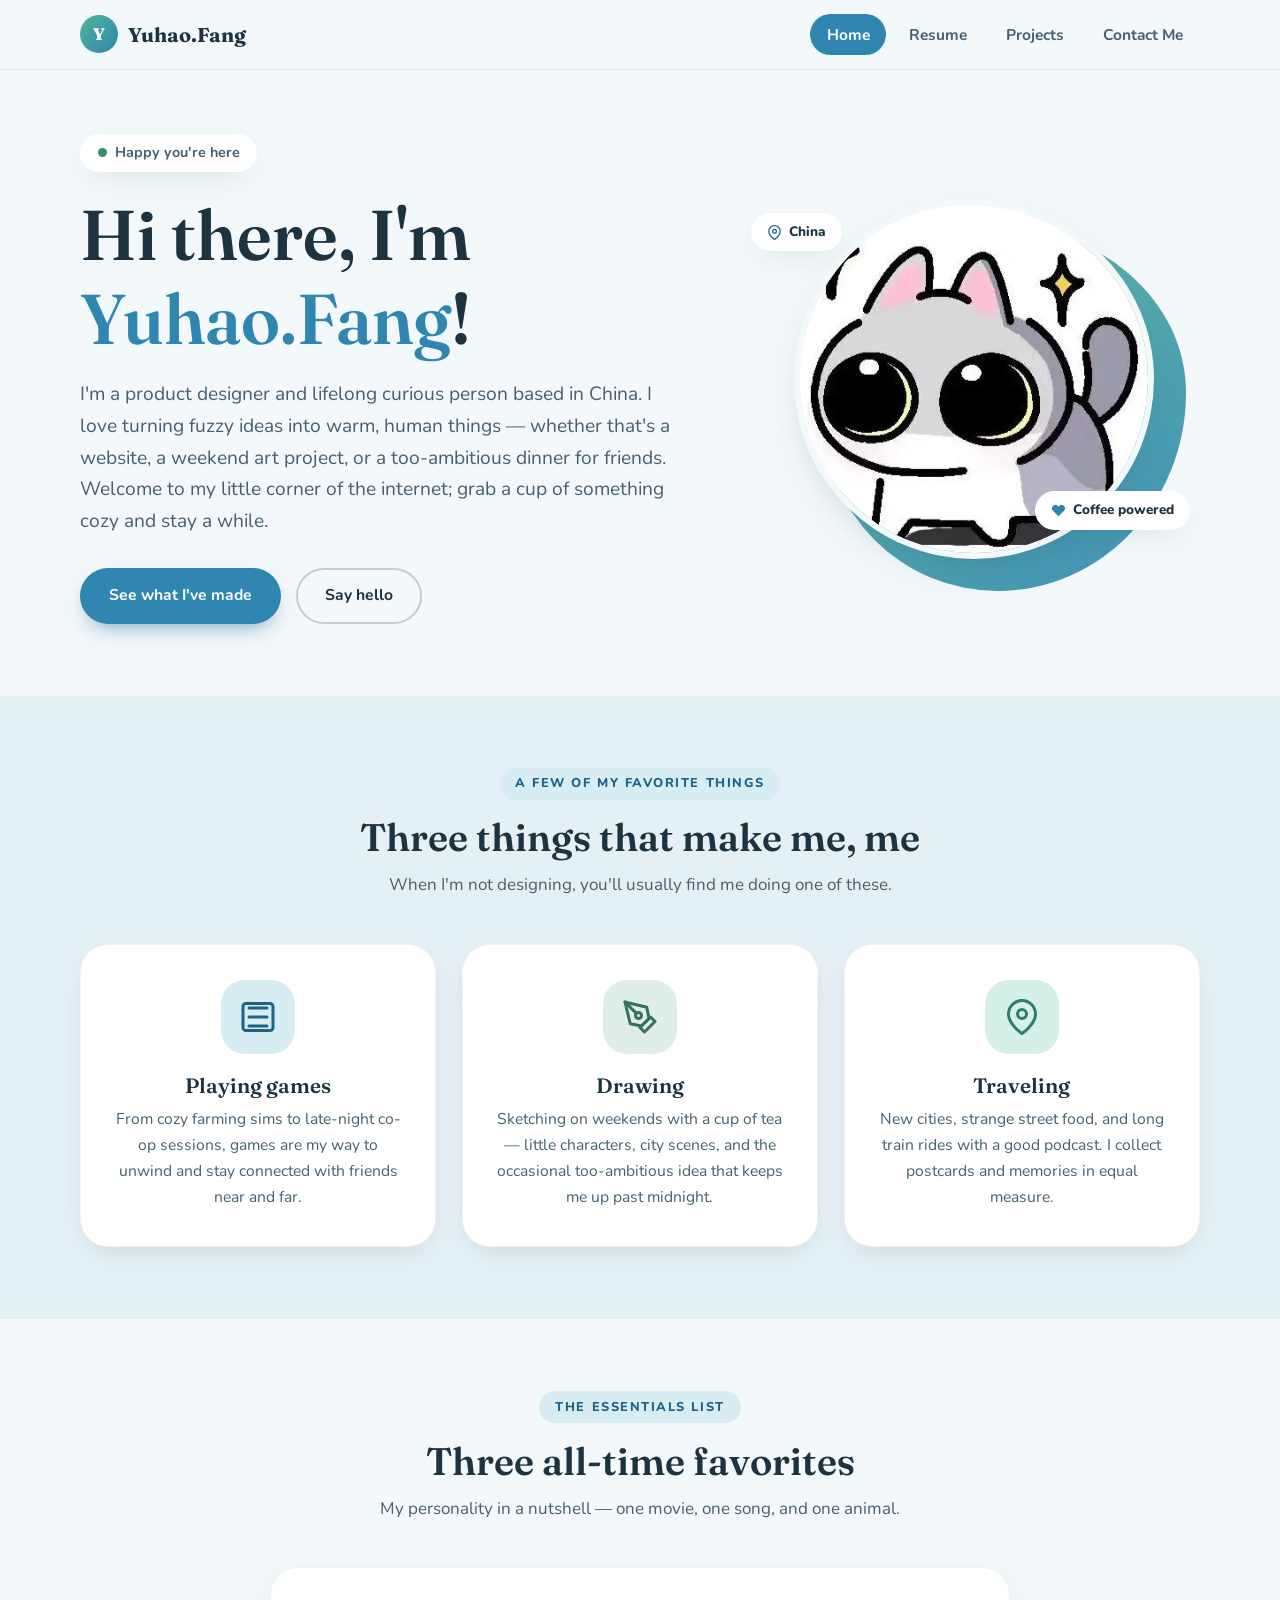
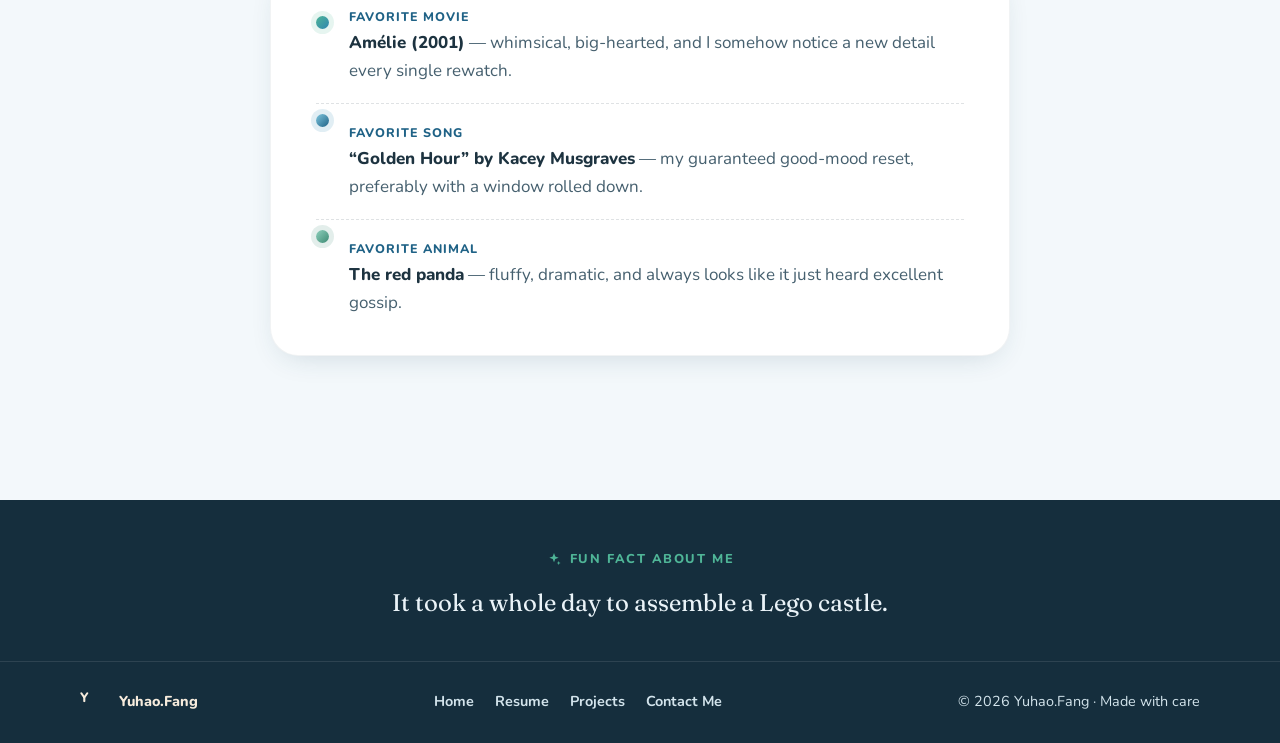
<file: index.html>
<!DOCTYPE html>
<html lang="en">
<head>
  <meta charset="UTF-8" />
  <meta name="viewport" content="width=device-width, initial-scale=1.0" />
  <title>Yuhao.Fang — Welcome to My Corner of the Web</title>
  <meta name="description" content="Hi, I'm Yuhao.Fang — a product designer based in China who loves turning fuzzy ideas into warm, human things. Welcome to my personal website!" />

  <!-- Friendly rounded fonts -->
  <link rel="preconnect" href="https://fonts.googleapis.com" />
  <link rel="preconnect" href="https://fonts.gstatic.com" crossorigin />
  <link href="https://fonts.googleapis.com/css2?family=Fraunces:opsz,wght@9..144,500;9..144,600;9..144,700&family=Nunito:wght@400;600;700;800&display=swap" rel="stylesheet" />

  <link rel="stylesheet" href="css/styles.css" />
</head>
<body>

  <!-- ============ Header / Navigation ============ -->
  <header class="site-header">
    <div class="container">
      <nav class="nav" aria-label="Main navigation">
        <a class="brand" href="index.html">
          <span class="brand-mark">Y</span>
          Yuhao.Fang
        </a>

        <button class="nav-toggle" aria-label="Toggle navigation menu" aria-expanded="false" aria-controls="nav-links">
          <span></span>
        </button>

        <div class="nav-links" id="nav-links">
          <a href="index.html" class="active">Home</a>
          <a href="resume.html">Resume</a>
          <a href="projects.html">Projects</a>
          <a href="contact.html">Contact Me</a>
        </div>
      </nav>
    </div>
  </header>

  <main>
    <!-- ============ Hero / Introduction ============ -->
    <section class="hero">
      <div class="container hero-grid">
        <div class="hero-text">
          <span class="hero-badge"><span class="dot"></span> Happy you're here</span>
          <!-- EDIT: your name and greeting -->
          <h1>Hi there, I'm <span class="accent">Yuhao.Fang</span>!</h1>
          <!-- EDIT: your short, friendly introduction -->
          <p class="lead">
            I'm a product designer and lifelong curious person based in China.
            I love turning fuzzy ideas into warm, human things — whether that's a website,
            a weekend art project, or a too-ambitious dinner for friends. Welcome to my
            little corner of the internet; grab a cup of something cozy and stay a while.
          </p>
          <div class="hero-actions">
            <a href="projects.html" class="btn btn-primary">See what I've made</a>
            <a href="contact.html" class="btn btn-ghost">Say hello</a>
          </div>
        </div>

        <!-- EDIT: replace with your own headshot -->
        <figure class="hero-photo">
          <img
            src="assets/profile-photo.webp"
            alt="Headshot of Yuhao.Fang"
            width="360" height="360"
          />
          <span class="photo-chip chip-1">
            <svg viewBox="0 0 24 24" width="15" height="15" fill="none" stroke="currentColor" stroke-width="2" stroke-linecap="round" stroke-linejoin="round" style="color:var(--terracotta-d)"><path d="M21 10c0 7-9 13-9 13s-9-6-9-13a9 9 0 0 1 18 0z"/><circle cx="12" cy="10" r="3"/></svg>
            China
          </span>
          <span class="photo-chip chip-2">
            <svg viewBox="0 0 24 24" width="15" height="15" fill="currentColor" style="color:var(--terracotta)"><path d="M20.84 4.61a5.5 5.5 0 0 0-7.78 0L12 5.67l-1.06-1.06a5.5 5.5 0 0 0-7.78 7.78l1.06 1.06L12 21.23l7.78-7.78 1.06-1.06a5.5 5.5 0 0 0 0-7.78z"/></svg>
            Coffee powered
          </span>
        </figure>
      </div>
    </section>

    <!-- ============ Three Things I Like ============ -->
    <section class="section bg-cream-deep">
      <div class="container">
        <div class="section-head reveal">
          <span class="eyebrow">A few of my favorite things</span>
          <h2>Three things that make me, me</h2>
          <p>When I'm not designing, you'll usually find me doing one of these.</p>
        </div>

        <div class="things-grid">
          <!-- Thing 1 -->
          <article class="thing-card reveal">
            <div class="thing-icon icon-peach">
              <svg viewBox="0 0 24 24" fill="none" stroke="currentColor" stroke-width="2" stroke-linecap="round" stroke-linejoin="round"><line x1="6" y1="12" x2="18" y2="12"/><line x1="6" y1="6" x2="18" y2="6"/><line x1="6" y1="18" x2="18" y2="18"/><rect x="2" y="3" width="20" height="18" rx="2"/></svg>
            </div>
            <!-- EDIT: thing #1 title and description -->
            <h3>Playing games</h3>
            <p>From cozy farming sims to late-night co-op sessions, games are my way to unwind and stay connected with friends near and far.</p>
          </article>

          <!-- Thing 2 -->
          <article class="thing-card reveal">
            <div class="thing-icon icon-sage">
              <svg viewBox="0 0 24 24" fill="none" stroke="currentColor" stroke-width="2" stroke-linecap="round" stroke-linejoin="round"><path d="M12 19l7-7 3 3-7 7-3-3z"/><path d="M18 13l-1.5-7.5L2 2l3.5 14.5L13 18l5-5z"/><path d="M2 2l7.586 7.586"/><circle cx="11" cy="11" r="2"/></svg>
            </div>
            <!-- EDIT: thing #2 title and description -->
            <h3>Drawing</h3>
            <p>Sketching on weekends with a cup of tea — little characters, city scenes, and the occasional too-ambitious idea that keeps me up past midnight.</p>
          </article>

          <!-- Thing 3 -->
          <article class="thing-card reveal">
            <div class="thing-icon icon-honey">
              <svg viewBox="0 0 24 24" fill="none" stroke="currentColor" stroke-width="2" stroke-linecap="round" stroke-linejoin="round"><path d="M21 10c0 7-9 13-9 13s-9-6-9-13a9 9 0 0 1 18 0z"/><circle cx="12" cy="10" r="3"/></svg>
            </div>
            <!-- EDIT: thing #3 title and description -->
            <h3>Traveling</h3>
            <p>New cities, strange street food, and long train rides with a good podcast. I collect postcards and memories in equal measure.</p>
          </article>
        </div>
      </div>
    </section>

    <!-- ============ Quick favorites ============ -->
    <section class="section">
      <div class="container">
        <div class="section-head reveal">
          <span class="eyebrow">The essentials list</span>
          <h2>Three all-time favorites</h2>
          <p>My personality in a nutshell — one movie, one song, and one animal.</p>
        </div>

        <div class="favorites-card reveal">
          <ul class="fav-list">
            <!-- EDIT: your favorite movie -->
            <li>
              <span class="fav-label">Favorite movie</span>
              <span class="fav-value"><strong>Am&eacute;lie (2001)</strong> — whimsical, big-hearted, and I somehow notice a new detail every single rewatch.</span>
            </li>
            <!-- EDIT: your favorite song -->
            <li>
              <span class="fav-label">Favorite song</span>
              <span class="fav-value"><strong>&ldquo;Golden Hour&rdquo; by Kacey Musgraves</strong> — my guaranteed good-mood reset, preferably with a window rolled down.</span>
            </li>
            <!-- EDIT: your favorite animal -->
            <li>
              <span class="fav-label">Favorite animal</span>
              <span class="fav-value"><strong>The red panda</strong> — fluffy, dramatic, and always looks like it just heard excellent gossip.</span>
            </li>
          </ul>
        </div>
      </div>
    </section>
  </main>

  <!-- ============ Footer with fun fact ============ -->
  <footer class="site-footer">
    <div class="footer-funfact">
      <span class="fun-label">
        <svg viewBox="0 0 24 24" width="16" height="16" fill="currentColor"><path d="M12 3l1.9 5.1L19 10l-5.1 1.9L12 17l-1.9-5.1L5 10l5.1-1.9L12 3z"/><path d="M19 15l.8 2.2L22 18l-2.2.8L19 21l-.8-2.2L16 18l2.2-.8L19 15z"/></svg>
        Fun fact about me
      </span>
      <!-- EDIT: your own fun fact -->
      <p>It took a whole day to assemble a Lego castle.</p>
    </div>
    <div class="container footer-bottom">
      <span class="footer-brand">
        <span class="brand-mark">Y</span>
        Yuhao.Fang
      </span>
      <nav class="footer-nav" aria-label="Footer navigation">
        <a href="index.html">Home</a>
        <a href="resume.html">Resume</a>
        <a href="projects.html">Projects</a>
        <a href="contact.html">Contact Me</a>
      </nav>
      <span>&copy; 2026 Yuhao.Fang · Made with care</span>
    </div>
  </footer>

  <script src="js/main.js"></script>
</body>
</html>
</file>
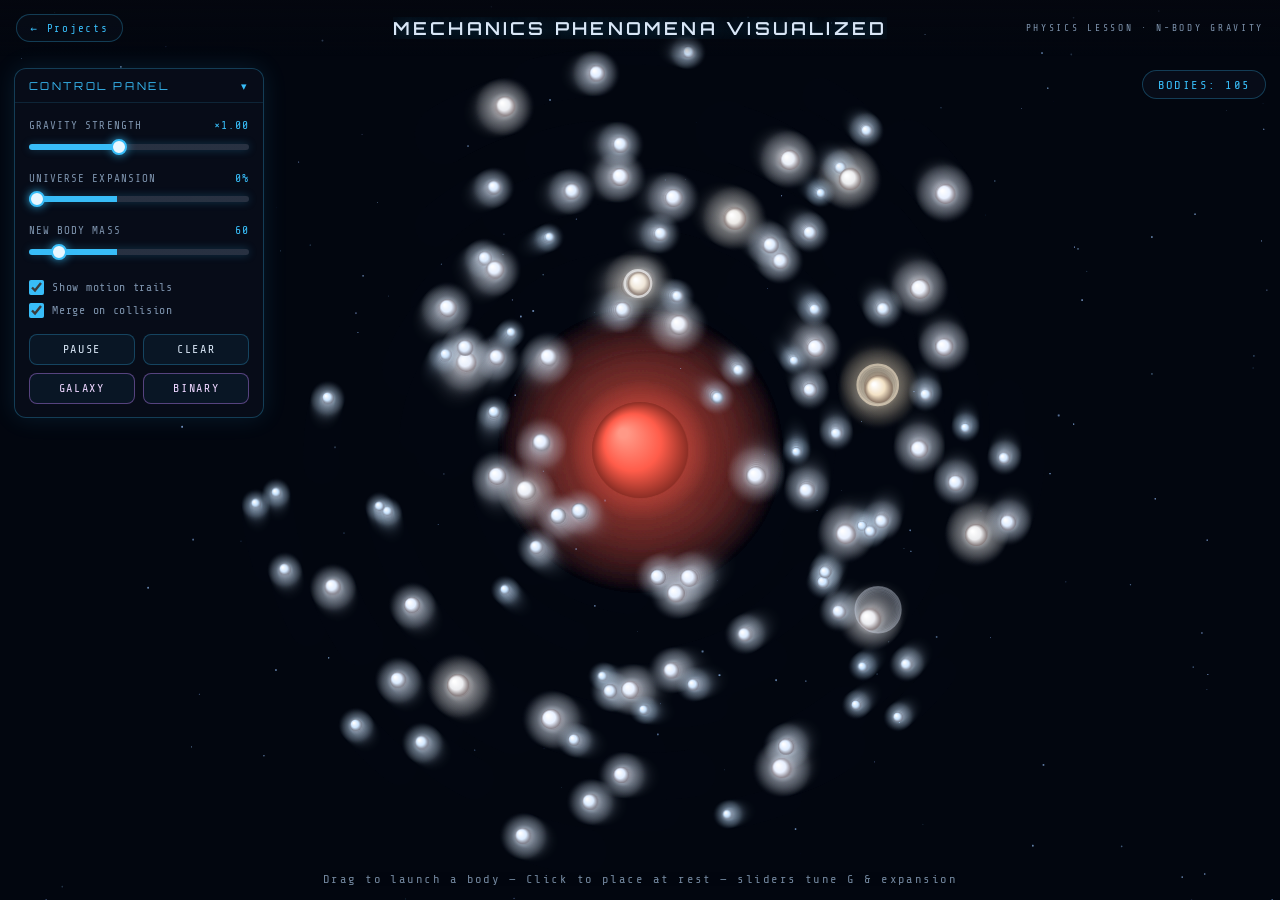
<file: physics-lab.html>
<!doctype html>
<html lang="en">
<head>
  <meta charset="UTF-8" />
  <meta name="viewport" content="width=device-width, initial-scale=1.0" />
  <title>Mechanics Phenomena Visualized — Yuhao.Fang</title>
  <meta name="description" content="An interactive n-body gravity sandbox for a physics lesson: glowing worlds attract, collide and merge. Drag to slingshot planets, tune gravity and cosmic expansion, generate galaxy or binary-star systems." />

  <link rel="preconnect" href="https://fonts.googleapis.com" />
  <link rel="preconnect" href="https://fonts.gstatic.com" crossorigin />
  <link href="https://fonts.googleapis.com/css2?family=Orbitron:wght@500;600;700&family=Share+Tech+Mono&display=swap" rel="stylesheet" />

  <style>
    :root {
      --bg: #04070f;
      --panel: rgba(9, 15, 28, 0.78);
      --line: rgba(56, 189, 248, 0.28);
      --line-soft: rgba(56, 189, 248, 0.14);
      --cyan: #38bdf8;
      --violet: #c084fc;
      --text: #d9e7f7;
      --dim: #7d93ad;
    }

    * { box-sizing: border-box; margin: 0; padding: 0; }

    html, body { height: 100%; }

    body {
      background: var(--bg);
      color: var(--text);
      font-family: "Share Tech Mono", ui-monospace, Consolas, monospace;
      overflow: hidden;
      -webkit-font-smoothing: antialiased;
    }

    #space {
      position: fixed;
      inset: 0;
      width: 100%;
      height: 100%;
      display: block;
      touch-action: none;
      cursor: crosshair;
    }

    /* ---------- Title bar ---------- */
    .titlebar {
      position: fixed;
      top: 0; left: 0; right: 0;
      height: 56px;
      z-index: 10;
      display: grid;
      grid-template-columns: 1fr auto 1fr;
      align-items: center;
      gap: 0.8rem;
      padding: 0 1rem;
      background: linear-gradient(180deg, rgba(4,7,15,0.92), rgba(4,7,15,0.55) 72%, transparent);
      pointer-events: none;
    }
    .titlebar > * { pointer-events: auto; }

    .titlebar h1 {
      font-family: "Orbitron", sans-serif;
      font-weight: 600;
      font-size: clamp(0.78rem, 2.6vw, 1.12rem);
      letter-spacing: 0.18em;
      text-transform: uppercase;
      color: var(--text);
      text-shadow: 0 0 18px rgba(56, 189, 248, 0.5);
      white-space: nowrap;
      overflow: hidden;
      text-overflow: ellipsis;
      max-width: 62vw;
      text-align: center;
    }

    .back {
      justify-self: start;
      display: inline-flex;
      align-items: center;
      gap: 0.4rem;
      font-size: 0.68rem;
      letter-spacing: 0.16em;
      color: var(--cyan);
      text-decoration: none;
      border: 1px solid var(--line);
      border-radius: 999px;
      padding: 0.42rem 0.85rem;
      background: rgba(9, 15, 28, 0.6);
      transition: box-shadow 0.15s ease, color 0.15s ease;
    }
    .back:hover { box-shadow: 0 0 14px rgba(56, 189, 248, 0.4); color: #bfe6ff; }

    .tb-right {
      justify-self: end;
      font-size: 0.6rem;
      letter-spacing: 0.28em;
      color: var(--dim);
      white-space: nowrap;
    }

    /* ---------- Control panel (top-left) ---------- */
    .panel {
      position: fixed;
      top: 68px;
      left: 14px;
      z-index: 9;
      width: 250px;
      background: var(--panel);
      border: 1px solid var(--line);
      border-radius: 12px;
      backdrop-filter: blur(8px);
      box-shadow: 0 0 24px rgba(56, 189, 248, 0.12);
      overflow: hidden;
    }
    .panel-head {
      display: flex;
      align-items: center;
      justify-content: space-between;
      padding: 0.6rem 0.85rem;
      cursor: pointer;
      user-select: none;
      font-family: "Orbitron", sans-serif;
      font-size: 0.68rem;
      letter-spacing: 0.24em;
      color: var(--cyan);
    }
    .panel-head .chev { transition: transform 0.2s ease; font-family: inherit; }
    .panel.collapsed .panel-body { display: none; }
    .panel.collapsed .chev { transform: rotate(-90deg); }

    .panel-body {
      padding: 0.3rem 0.85rem 0.85rem;
      border-top: 1px solid var(--line-soft);
      max-height: min(66vh, 540px);
      overflow: auto;
    }

    .ctl { margin-top: 0.7rem; }
    .ctl label {
      display: flex;
      justify-content: space-between;
      align-items: baseline;
      font-size: 0.68rem;
      letter-spacing: 0.1em;
      color: var(--dim);
      margin-bottom: 0.28rem;
    }
    .ctl output { color: var(--cyan); font-size: 0.72rem; }

    input[type="range"] {
      -webkit-appearance: none;
      appearance: none;
      width: 100%;
      height: 20px;
      background: transparent;
      cursor: pointer;
      --fill: 40%;
    }
    input[type="range"]::-webkit-slider-runnable-track {
      height: 6px;
      border-radius: 999px;
      background: linear-gradient(90deg,
        var(--cyan) 0%, var(--cyan) var(--fill),
        rgba(125, 147, 173, 0.28) var(--fill), rgba(125, 147, 173, 0.28) 100%);
      box-shadow: 0 0 8px rgba(56, 189, 248, 0.25);
    }
    input[type="range"]::-webkit-slider-thumb {
      -webkit-appearance: none;
      width: 16px;
      height: 16px;
      margin-top: -5px;
      border-radius: 50%;
      background: #e8f6ff;
      border: 2px solid var(--cyan);
      box-shadow: 0 0 10px rgba(56, 189, 248, 0.8);
    }
    input[type="range"]::-moz-range-track {
      height: 6px;
      border-radius: 999px;
      background: rgba(125, 147, 173, 0.28);
    }
    input[type="range"]::-moz-range-progress {
      height: 6px;
      border-radius: 999px;
      background: var(--cyan);
    }
    input[type="range"]::-moz-range-thumb {
      width: 14px;
      height: 14px;
      border-radius: 50%;
      background: #e8f6ff;
      border: 2px solid var(--cyan);
      box-shadow: 0 0 10px rgba(56, 189, 248, 0.8);
    }

    .toggles { display: flex; flex-direction: column; gap: 0.5rem; margin-top: 0.9rem; }
    .switch {
      display: flex;
      align-items: center;
      gap: 0.55rem;
      font-size: 0.72rem;
      letter-spacing: 0.06em;
      color: var(--dim);
      cursor: pointer;
    }
    .switch input { accent-color: var(--cyan); width: 15px; height: 15px; cursor: pointer; }

    .btns {
      display: grid;
      grid-template-columns: 1fr 1fr;
      gap: 0.5rem;
      margin-top: 0.95rem;
    }
    .btn {
      font-family: "Share Tech Mono", monospace;
      font-size: 0.74rem;
      letter-spacing: 0.14em;
      padding: 0.5rem 0.4rem;
      background: rgba(56, 189, 248, 0.06);
      border: 1px solid var(--line);
      border-radius: 8px;
      color: var(--text);
      cursor: pointer;
      transition: background 0.15s ease, box-shadow 0.15s ease;
    }
    .btn:hover { background: rgba(56, 189, 248, 0.16); box-shadow: 0 0 12px rgba(56, 189, 248, 0.35); }
    .btn.scene { border-color: rgba(192, 132, 252, 0.42); color: #ecd5ff; }
    .btn.scene:hover { background: rgba(192, 132, 252, 0.12); box-shadow: 0 0 12px rgba(192, 132, 252, 0.35); }
    .btn.on { background: var(--cyan); border-color: var(--cyan); color: #03121f; }

    /* ---------- HUD overlays ---------- */
    .hud {
      position: fixed;
      z-index: 8;
      pointer-events: none;
      font-size: 0.76rem;
      letter-spacing: 0.12em;
    }
    .count {
      top: 70px;
      right: 14px;
      background: var(--panel);
      border: 1px solid var(--line);
      border-radius: 999px;
      padding: 0.42rem 0.9rem;
      color: var(--cyan);
      backdrop-filter: blur(8px);
    }
    .hint {
      bottom: 14px;
      left: 50%;
      transform: translateX(-50%);
      color: rgba(125, 147, 173, 0.9);
      text-shadow: 0 0 10px rgba(0, 0, 0, 0.9);
      white-space: nowrap;
      max-width: 94vw;
      overflow: hidden;
      text-overflow: ellipsis;
    }

    @media (max-width: 640px) {
      .panel { width: calc(100vw - 28px); }
      .tb-right { display: none; }
      .hint { font-size: 0.62rem; }
      .count { top: 64px; }
    }
  </style>
</head>
<body>

  <canvas id="space"></canvas>

  <header class="titlebar">
    <a class="back" href="projects.html">&#8592; Projects</a>
    <h1>Mechanics Phenomena Visualized</h1>
    <span class="tb-right">PHYSICS LESSON &middot; N-BODY GRAVITY</span>
  </header>

  <section class="panel" id="panel">
    <div class="panel-head" id="panel-head">
      <span>CONTROL PANEL</span>
      <span class="chev">&#9662;</span>
    </div>
    <div class="panel-body">
      <div class="ctl">
        <label>GRAVITY STRENGTH <output id="g-out">&times;1.00</output></label>
        <input type="range" id="g" min="0" max="250" value="100" />
      </div>
      <div class="ctl">
        <label>UNIVERSE EXPANSION <output id="e-out">0%</output></label>
        <input type="range" id="e" min="0" max="100" value="0" />
      </div>
      <div class="ctl">
        <label>NEW BODY MASS <output id="m-out">60</output></label>
        <input type="range" id="m" min="5" max="500" value="60" />
      </div>
      <div class="toggles">
        <label class="switch"><input type="checkbox" id="trails" checked /> Show motion trails</label>
        <label class="switch"><input type="checkbox" id="merge" checked /> Merge on collision</label>
      </div>
      <div class="btns">
        <button class="btn" id="pause" type="button">PAUSE</button>
        <button class="btn" id="clear" type="button">CLEAR</button>
        <button class="btn scene" id="galaxy" type="button">GALAXY</button>
        <button class="btn scene" id="binary" type="button">BINARY</button>
      </div>
    </div>
  </section>

  <div class="hud count" id="count">BODIES: 0</div>
  <div class="hud hint">Drag to launch a body &mdash; Click to place at rest &mdash; sliders tune G &amp; expansion</div>

  <script>
    (function () {
      'use strict';

      var canvas = document.getElementById('space');
      var ctx = canvas.getContext('2d');
      var countEl = document.getElementById('count');

      var W = 0, H = 0, DPR = 1;
      var G_BASE = 0.06;     // base gravitational constant
      var SOFT = 400;        // softening (px^2) to tame close encounters
      var VMAX = 18;         // speed cap (px/step)
      var CAP = 600;         // max bodies

      var bodies = [];
      var flashes = [];
      var stars = [];
      var paused = false;
      var showTrails = true;
      var mergeOn = true;
      var gravityMul = 1;
      var expansionRate = 0; // fraction per frame
      var newMass = 60;
      var lastCount = -1;

      /* ---------- sizing ---------- */
      function resize() {
        DPR = Math.min(window.devicePixelRatio || 1, 2);
        W = window.innerWidth;
        H = window.innerHeight;
        canvas.width = Math.round(W * DPR);
        canvas.height = Math.round(H * DPR);
        ctx.setTransform(DPR, 0, 0, DPR, 0, 0);
        ctx.fillStyle = '#04070f';
        ctx.fillRect(0, 0, W, H);
      }
      window.addEventListener('resize', resize);
      resize();

      for (var s = 0; s < 150; s++) {
        stars.push({
          x: Math.random(), y: Math.random(),
          r: Math.random() * 1.4 + 0.4,
          a: 0.06 + Math.random() * 0.3
        });
      }

      /* ---------- body model ---------- */
      function radius(m) { return 2.4 * Math.cbrt(m); }

      /* light mass -> bluish-white, heavy mass -> reddish (star-like stops) */
      var STOPS = [
        [0.00, 191, 224, 255],
        [0.35, 232, 240, 255],
        [0.70, 255, 205, 120],
        [1.00, 255, 92, 74]
      ];
      function colorOf(m) {
        var t = Math.log(m / 5) / Math.log(1000);
        t = Math.max(0, Math.min(1, t));
        var i = 0;
        while (i < STOPS.length - 2 && t > STOPS[i + 1][0]) i++;
        var a = STOPS[i], b = STOPS[i + 1];
        var k = (t - a[0]) / (b[0] - a[0]);
        return [
          Math.round(a[1] + (b[1] - a[1]) * k),
          Math.round(a[2] + (b[2] - a[2]) * k),
          Math.round(a[3] + (b[3] - a[3]) * k)
        ];
      }
      function colStr(c, a) {
        return 'rgba(' + c[0] + ',' + c[1] + ',' + c[2] + ',' + a + ')';
      }

      function makeBody(x, y, vx, vy, m) {
        return { x: x, y: y, vx: vx, vy: vy, m: m, r: radius(m), col: colorOf(m), sprite: null, sprKey: '' };
      }

      /* cached glow sprite per body (redrawn when mass changes via merge) */
      function bodySprite(b) {
        var key = Math.round(b.r) + '_' + b.col.join(',');
        if (b.sprite && b.sprKey === key) return b.sprite;
        var R = Math.max(2, Math.ceil(b.r));
        var half = R * 3;
        var q = DPR;
        var c = document.createElement('canvas');
        c.width = c.height = Math.ceil(half * 2 * q);
        var g = c.getContext('2d');
        g.scale(q, q);
        var cx = half, cy = half;
        var glow = g.createRadialGradient(cx, cy, R * 0.2, cx, cy, half);
        glow.addColorStop(0, colStr(b.col, 0.55));
        glow.addColorStop(0.45, colStr(b.col, 0.16));
        glow.addColorStop(1, colStr(b.col, 0));
        g.fillStyle = glow;
        g.fillRect(0, 0, half * 2, half * 2);
        var core = g.createRadialGradient(cx - R * 0.35, cy - R * 0.35, R * 0.1, cx, cy, R);
        core.addColorStop(0, colStr([Math.min(255, b.col[0] + 60), Math.min(255, b.col[1] + 60), Math.min(255, b.col[2] + 60)], 1));
        core.addColorStop(0.55, colStr(b.col, 1));
        core.addColorStop(1, colStr([Math.round(b.col[0] * 0.55), Math.round(b.col[1] * 0.5), Math.round(b.col[2] * 0.5)], 1));
        g.fillStyle = core;
        g.beginPath();
        g.arc(cx, cy, R, 0, 6.2832);
        g.fill();
        b.sprite = c;
        b.sprKey = key;
        return c;
      }

      /* ---------- physics ---------- */
      function physics(dt) {
        var n = bodies.length, i, j, a, b, dx, dy, d2, d, f;
        var ax = new Array(n), ay = new Array(n);
        for (i = 0; i < n; i++) { ax[i] = 0; ay[i] = 0; }
        var G = G_BASE * gravityMul;

        for (i = 0; i < n; i++) {
          a = bodies[i];
          for (j = i + 1; j < n; j++) {
            b = bodies[j];
            dx = b.x - a.x; dy = b.y - a.y;
            d2 = dx * dx + dy * dy + SOFT;
            d = Math.sqrt(d2);
            f = G / (d2 * d);
            ax[i] += f * b.m * dx; ay[i] += f * b.m * dy;
            ax[j] -= f * a.m * dx; ay[j] -= f * a.m * dy;
          }
        }

        var sp2, k;
        for (i = 0; i < n; i++) {
          a = bodies[i];
          a.vx += ax[i] * dt; a.vy += ay[i] * dt;
          sp2 = a.vx * a.vx + a.vy * a.vy;
          if (sp2 > VMAX * VMAX) { k = VMAX / Math.sqrt(sp2); a.vx *= k; a.vy *= k; }
          a.x += a.vx * dt; a.y += a.vy * dt;
        }

        if (mergeOn) {
          var big, small, M;
          for (i = 0; i < bodies.length; i++) {
            a = bodies[i];
            if (a.dead) continue;
            for (j = i + 1; j < bodies.length; j++) {
              b = bodies[j];
              if (b.dead) continue;
              dx = b.x - a.x; dy = b.y - a.y;
              var rr = (a.r + b.r) * 0.85;
              if (dx * dx + dy * dy < rr * rr) {
                M = a.m + b.m;
                big = a.m >= b.m ? a : b;
                small = big === a ? b : a;
                flashes.push({
                  x: (a.x * a.m + b.x * b.m) / M,
                  y: (a.y * a.m + b.y * b.m) / M,
                  r: big.r, col: big.col, life: 1
                });
                big.vx = (a.vx * a.m + b.vx * b.m) / M;
                big.vy = (a.vy * a.m + b.vy * b.m) / M;
                big.x = (a.x * a.m + b.x * b.m) / M;
                big.y = (a.y * a.m + b.y * b.m) / M;
                big.m = M;
                big.r = radius(M);
                big.col = colorOf(M);
                big.sprite = null;
                small.dead = true;
              }
            }
          }
          for (i = bodies.length - 1; i >= 0; i--) {
            if (bodies[i].dead) bodies.splice(i, 1);
          }
        }

        for (i = bodies.length - 1; i >= 0; i--) {
          a = bodies[i];
          if (a.x < -1500 || a.x > W + 1500 || a.y < -1500 || a.y > H + 1500) bodies.splice(i, 1);
        }
      }

      function applyExpansion() {
        if (expansionRate <= 0) return;
        var cx = W / 2, cy = H / 2, s = 1 + expansionRate;
        for (var i = 0; i < bodies.length; i++) {
          var b = bodies[i];
          b.x = cx + (b.x - cx) * s;
          b.y = cy + (b.y - cy) * s;
        }
      }

      /* ---------- rendering ---------- */
      function render() {
        ctx.fillStyle = (showTrails && !paused) ? 'rgba(4,7,15,0.22)' : '#04070f';
        ctx.fillRect(0, 0, W, H);

        ctx.fillStyle = '#9fc6ff';
        for (var i = 0; i < stars.length; i++) {
          var st = stars[i];
          ctx.globalAlpha = st.a;
          ctx.fillRect(st.x * W, st.y * H, st.r, st.r);
        }
        ctx.globalAlpha = 1;

        for (i = 0; i < bodies.length; i++) {
          var b = bodies[i];
          var spr = bodySprite(b);
          var half = spr.width / (2 * DPR);
          ctx.drawImage(spr, b.x - half, b.y - half, half * 2, half * 2);
        }

        for (i = flashes.length - 1; i >= 0; i--) {
          var f = flashes[i];
          f.life -= 0.05;
          if (f.life <= 0) { flashes.splice(i, 1); continue; }
          var rr = f.r * (1 + (1 - f.life) * 3);
          ctx.strokeStyle = colStr(f.col, f.life * 0.8);
          ctx.lineWidth = 0.5 + 2 * f.life;
          ctx.beginPath();
          ctx.arc(f.x, f.y, rr, 0, 6.2832);
          ctx.stroke();
        }

        drawDrag();
      }

      /* ---------- slingshot drag ---------- */
      var drag = null;

      canvas.addEventListener('pointerdown', function (e) {
        drag = { x0: e.clientX, y0: e.clientY, x1: e.clientX, y1: e.clientY };
        try { canvas.setPointerCapture(e.pointerId); } catch (err) {}
      });
      canvas.addEventListener('pointermove', function (e) {
        if (drag) { drag.x1 = e.clientX; drag.y1 = e.clientY; }
      });
      canvas.addEventListener('pointerup', function (e) {
        if (!drag) return;
        drag.x1 = e.clientX; drag.y1 = e.clientY;
        var dx = drag.x0 - drag.x1, dy = drag.y0 - drag.y1;
        var d = Math.sqrt(dx * dx + dy * dy);
        if (d < 6) {
          spawn(drag.x0, drag.y0, 0, 0);            /* click = place at rest */
        } else {
          var K = 0.085, vx = dx * K, vy = dy * K;  /* slingshot: flies opposite the pull */
          var sp = Math.sqrt(vx * vx + vy * vy);
          if (sp > 16) { vx *= 16 / sp; vy *= 16 / sp; }
          spawn(drag.x0, drag.y0, vx, vy);
        }
        drag = null;
      });
      canvas.addEventListener('pointercancel', function () { drag = null; });

      function spawn(x, y, vx, vy) {
        if (bodies.length >= CAP) bodies.shift();
        bodies.push(makeBody(x, y, vx, vy, newMass));
        updateCount();
      }

      function drawDrag() {
        if (!drag) return;
        var r = radius(newMass);
        ctx.save();
        ctx.setLineDash([5, 6]);
        ctx.strokeStyle = 'rgba(56,189,248,0.45)';
        ctx.lineWidth = 1.5;
        ctx.beginPath();
        ctx.moveTo(drag.x0, drag.y0);
        ctx.lineTo(drag.x1, drag.y1);
        ctx.stroke();
        ctx.setLineDash([]);
        ctx.strokeStyle = 'rgba(217,231,247,0.85)';
        ctx.beginPath();
        ctx.arc(drag.x0, drag.y0, r, 0, 6.2832);
        ctx.stroke();

        var dx = drag.x0 - drag.x1, dy = drag.y0 - drag.y1;
        var d = Math.sqrt(dx * dx + dy * dy);
        if (d > 6) {
          var ux = dx / d, uy = dy / d, L = Math.min(d, 140);
          var ex = drag.x0 + ux * L, ey = drag.y0 + uy * L;
          var ang = Math.atan2(uy, ux);
          ctx.strokeStyle = 'rgba(56,189,248,0.9)';
          ctx.lineWidth = 2;
          ctx.beginPath();
          ctx.moveTo(drag.x0 + ux * r, drag.y0 + uy * r);
          ctx.lineTo(ex, ey);
          ctx.moveTo(ex, ey);
          ctx.lineTo(ex - 10 * Math.cos(ang - 0.4), ey - 10 * Math.sin(ang - 0.4));
          ctx.moveTo(ex, ey);
          ctx.lineTo(ex - 10 * Math.cos(ang + 0.4), ey - 10 * Math.sin(ang + 0.4));
          ctx.stroke();
        }
        ctx.restore();
      }

      /* ---------- scenes ---------- */
      function clearAll() {
        bodies.length = 0;
        flashes.length = 0;
        drag = null;
        ctx.fillStyle = '#04070f';
        ctx.fillRect(0, 0, W, H);
        updateCount();
      }

      function galaxy() {
        clearAll();
        var M = 8000, cx = W / 2, cy = H / 2;
        bodies.push(makeBody(cx, cy, 0, 0, M));
        var n = 110, Rmax = Math.min(W, H) * 0.46;
        for (var i = 0; i < n; i++) {
          var ang = Math.random() * 6.2832;
          var rad = 70 + Math.pow(Math.random(), 0.7) * (Rmax - 70);
          var m = 6 + Math.random() * Math.random() * 90;
          var v = Math.sqrt(G_BASE * gravityMul * M / rad) * (0.92 + Math.random() * 0.16);
          bodies.push(makeBody(
            cx + Math.cos(ang) * rad, cy + Math.sin(ang) * rad,
            -Math.sin(ang) * v, Math.cos(ang) * v, m
          ));
        }
      }

      function binary() {
        clearAll();
        var m = 4500, d = Math.min(W, H) * 0.28, cx = W / 2, cy = H / 2;
        var v = Math.sqrt(G_BASE * gravityMul * m / (2 * d));
        bodies.push(makeBody(cx - d / 2, cy, 0, -v, m));
        bodies.push(makeBody(cx + d / 2, cy, 0, v, m));
        var n = 70, inner = d * 1.15, Rmax = Math.min(W, H) * 0.5;
        for (var i = 0; i < n; i++) {
          var ang = Math.random() * 6.2832;
          var rad = inner + Math.random() * (Rmax - inner);
          var mm = 4 + Math.random() * 22;
          var vv = Math.sqrt(G_BASE * gravityMul * 2 * m / rad) * (0.95 + Math.random() * 0.1);
          bodies.push(makeBody(
            cx + Math.cos(ang) * rad, cy + Math.sin(ang) * rad,
            -Math.sin(ang) * vv, Math.cos(ang) * vv, mm
          ));
        }
      }

      /* ---------- panel wiring ---------- */
      var panel = document.getElementById('panel');
      document.getElementById('panel-head').addEventListener('click', function () {
        panel.classList.toggle('collapsed');
      });
      if (window.innerWidth < 640) panel.classList.add('collapsed');

      var gIn = document.getElementById('g'), gOut = document.getElementById('g-out');
      var eIn = document.getElementById('e'), eOut = document.getElementById('e-out');
      var mIn = document.getElementById('m'), mOut = document.getElementById('m-out');

      gIn.addEventListener('input', function () {
        gravityMul = gIn.value / 100;
        gOut.textContent = '\u00d7' + gravityMul.toFixed(2);
      });
      eIn.addEventListener('input', function () {
        expansionRate = eIn.value * 0.00006;
        eOut.textContent = eIn.value + '%';
      });
      mIn.addEventListener('input', function () {
        newMass = +mIn.value;
        mOut.textContent = mIn.value;
      });

      document.getElementById('trails').addEventListener('change', function () {
        showTrails = this.checked;
      });
      document.getElementById('merge').addEventListener('change', function () {
        mergeOn = this.checked;
      });

      var pauseBtn = document.getElementById('pause');
      function setPaused(p) {
        paused = p;
        pauseBtn.textContent = paused ? 'RESUME' : 'PAUSE';
        pauseBtn.classList.toggle('on', paused);
      }
      pauseBtn.addEventListener('click', function () { setPaused(!paused); });
      document.getElementById('clear').addEventListener('click', clearAll);
      document.getElementById('galaxy').addEventListener('click', function () { setPaused(false); galaxy(); });
      document.getElementById('binary').addEventListener('click', function () { setPaused(false); binary(); });

      /* ---------- main loop (Galaxy auto-start) ---------- */
      function updateCount() {
        if (bodies.length !== lastCount) {
          lastCount = bodies.length;
          countEl.textContent = 'BODIES: ' + lastCount;
        }
      }

      function tick() {
        lastTick = Date.now();
        if (!paused) {
          physics(1);
          applyExpansion();
        }
        render();
        updateCount();
      }

      /* rAF drives the animation; a watchdog keeps physics + rendering alive
         when rAF is frozen (hidden tab / some automated contexts). */
      var lastTick = Date.now();
      (function rafLoop() {
        requestAnimationFrame(function () { tick(); rafLoop(); });
      })();
      setInterval(function () {
        if (Date.now() - lastTick > 250) tick();
      }, 32);

      galaxy();
      updateCount();
    })();
  </script>
</body>
</html>
</file>
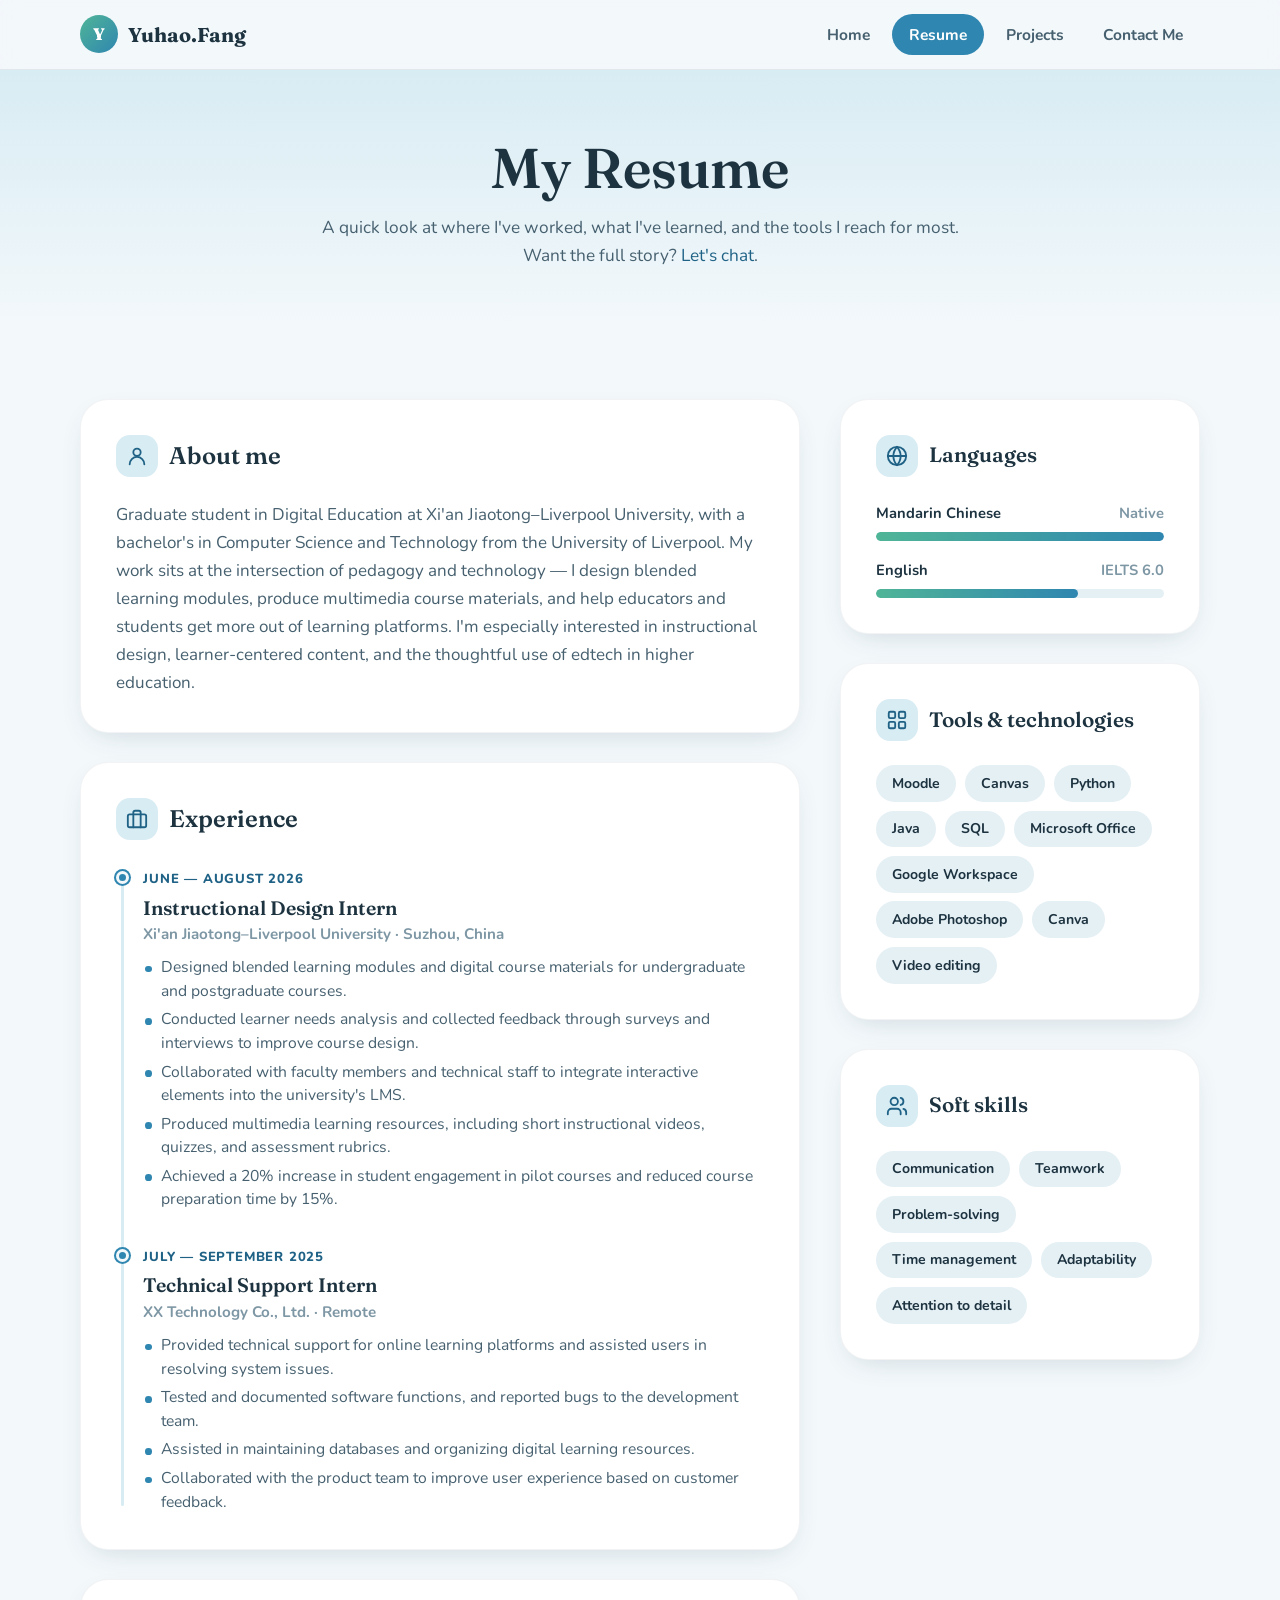
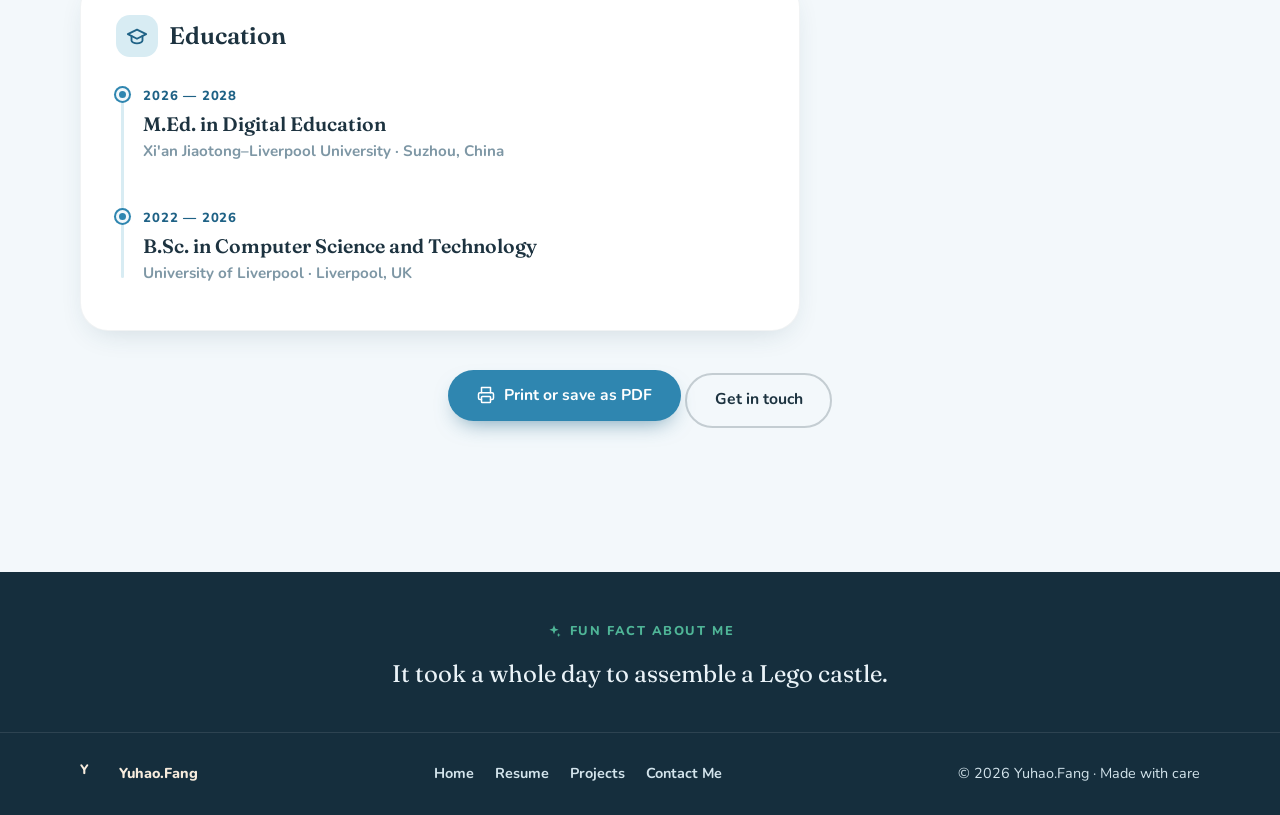
<file: resume.html>
<!DOCTYPE html>
<html lang="en">
<head>
  <meta charset="UTF-8" />
  <meta name="viewport" content="width=device-width, initial-scale=1.0" />
  <title>Resume — Yuhao.Fang</title>
  <meta name="description" content="Yuhao.Fang's resume: experience, education, and skills in product design and front-end development." />

  <link rel="preconnect" href="https://fonts.googleapis.com" />
  <link rel="preconnect" href="https://fonts.gstatic.com" crossorigin />
  <link href="https://fonts.googleapis.com/css2?family=Fraunces:opsz,wght@9..144,500;9..144,600;9..144,700&family=Nunito:wght@400;600;700;800&display=swap" rel="stylesheet" />

  <link rel="stylesheet" href="css/styles.css" />
</head>
<body>

  <!-- ============ Header / Navigation ============ -->
  <header class="site-header">
    <div class="container">
      <nav class="nav" aria-label="Main navigation">
        <a class="brand" href="index.html">
          <span class="brand-mark">Y</span>
          Yuhao.Fang
        </a>

        <button class="nav-toggle" aria-label="Toggle navigation menu" aria-expanded="false" aria-controls="nav-links">
          <span></span>
        </button>

        <div class="nav-links" id="nav-links">
          <a href="index.html">Home</a>
          <a href="resume.html" class="active">Resume</a>
          <a href="projects.html">Projects</a>
          <a href="contact.html">Contact Me</a>
        </div>
      </nav>
    </div>
  </header>

  <main>
    <!-- ============ Page hero ============ -->
    <section class="page-hero">
      <div class="container">
        <h1>My Resume</h1>
        <p>A quick look at where I've worked, what I've learned, and the tools I reach for most. Want the full story? <a href="contact.html">Let's chat</a>.</p>
      </div>
    </section>

    <!-- ============ Resume body ============ -->
    <section class="section">
      <div class="container resume-layout">

        <!-- Main column -->
        <div class="main-col">

          <!-- Summary -->
          <article class="card reveal">
            <h2>
              <span class="card-icon">
                <svg viewBox="0 0 24 24" fill="none" stroke="currentColor" stroke-width="2" stroke-linecap="round" stroke-linejoin="round"><circle cx="12" cy="8" r="4"/><path d="M4 21a8 8 0 0 1 16 0"/></svg>
              </span>
              About me
            </h2>
            <p style="color:var(--brown-soft)">
              Graduate student in Digital Education at Xi'an Jiaotong–Liverpool University, with a
              bachelor's in Computer Science and Technology from the University of Liverpool. My work
              sits at the intersection of pedagogy and technology — I design blended learning modules,
              produce multimedia course materials, and help educators and students get more out of
              learning platforms. I'm especially interested in instructional design, learner-centered
              content, and the thoughtful use of edtech in higher education.
            </p>
          </article>

          <!-- Experience -->
          <article class="card reveal">
            <h2>
              <span class="card-icon">
                <svg viewBox="0 0 24 24" fill="none" stroke="currentColor" stroke-width="2" stroke-linecap="round" stroke-linejoin="round"><rect x="2" y="7" width="20" height="14" rx="2"/><path d="M16 21V5a2 2 0 0 0-2-2h-4a2 2 0 0 0-2 2v16"/></svg>
              </span>
              Experience
            </h2>

            <div class="timeline">
              <!-- Job 1 -->
              <div class="timeline-item">
                <span class="when">June — August 2026</span>
                <h3>Instructional Design Intern</h3>
                <div class="org">Xi'an Jiaotong–Liverpool University · Suzhou, China</div>
                <ul class="resp">
                  <li>Designed blended learning modules and digital course materials for undergraduate and postgraduate courses.</li>
                  <li>Conducted learner needs analysis and collected feedback through surveys and interviews to improve course design.</li>
                  <li>Collaborated with faculty members and technical staff to integrate interactive elements into the university's LMS.</li>
                  <li>Produced multimedia learning resources, including short instructional videos, quizzes, and assessment rubrics.</li>
                  <li>Achieved a 20% increase in student engagement in pilot courses and reduced course preparation time by 15%.</li>
                </ul>
              </div>

              <!-- Job 2 -->
              <div class="timeline-item">
                <span class="when">July — September 2025</span>
                <h3>Technical Support Intern</h3>
                <div class="org">XX Technology Co., Ltd. · Remote</div>
                <ul class="resp">
                  <li>Provided technical support for online learning platforms and assisted users in resolving system issues.</li>
                  <li>Tested and documented software functions, and reported bugs to the development team.</li>
                  <li>Assisted in maintaining databases and organizing digital learning resources.</li>
                  <li>Collaborated with the product team to improve user experience based on customer feedback.</li>
                </ul>
              </div>
            </div>
          </article>

          <!-- Education -->
          <article class="card reveal">
            <h2>
              <span class="card-icon">
                <svg viewBox="0 0 24 24" fill="none" stroke="currentColor" stroke-width="2" stroke-linecap="round" stroke-linejoin="round"><path d="M22 10 12 5 2 10l10 5 10-5z"/><path d="M6 12v5c0 1.5 2.7 3 6 3s6-1.5 6-3v-5"/></svg>
              </span>
              Education
            </h2>

            <div class="timeline">
              <div class="timeline-item">
                <span class="when">2026 — 2028</span>
                <h3>M.Ed. in Digital Education</h3>
                <div class="org">Xi'an Jiaotong–Liverpool University · Suzhou, China</div>
              </div>
              <div class="timeline-item">
                <span class="when">2022 — 2026</span>
                <h3>B.Sc. in Computer Science and Technology</h3>
                <div class="org">University of Liverpool · Liverpool, UK</div>
              </div>
            </div>
          </article>
        </div>

        <!-- Sidebar -->
        <aside class="sidebar">

          <!-- Languages -->
          <article class="card reveal">
            <h2>
              <span class="card-icon">
                <svg viewBox="0 0 24 24" fill="none" stroke="currentColor" stroke-width="2" stroke-linecap="round" stroke-linejoin="round"><circle cx="12" cy="12" r="10"/><path d="M2 12h20"/><path d="M12 2a15.3 15.3 0 0 1 4 10 15.3 15.3 0 0 1-4 10 15.3 15.3 0 0 1-4-10 15.3 15.3 0 0 1 4-10z"/></svg>
              </span>
              Languages
            </h2>

            <div class="skill-bar">
              <div class="skill-row"><span>Mandarin Chinese</span><span>Native</span></div>
              <div class="bar"><i style="width:100%"></i></div>
            </div>
            <div class="skill-bar">
              <div class="skill-row"><span>English</span><span>IELTS 6.0</span></div>
              <div class="bar"><i style="width:70%"></i></div>
            </div>
          </article>

          <!-- Tools & technologies -->
          <article class="card reveal">
            <h2>
              <span class="card-icon">
                <svg viewBox="0 0 24 24" fill="none" stroke="currentColor" stroke-width="2" stroke-linecap="round" stroke-linejoin="round"><rect x="3" y="3" width="7" height="7" rx="1.5"/><rect x="14" y="3" width="7" height="7" rx="1.5"/><rect x="3" y="14" width="7" height="7" rx="1.5"/><rect x="14" y="14" width="7" height="7" rx="1.5"/></svg>
              </span>
              Tools &amp; technologies
            </h2>
            <div class="tag-cloud">
              <span class="tag">Moodle</span>
              <span class="tag">Canvas</span>
              <span class="tag">Python</span>
              <span class="tag">Java</span>
              <span class="tag">SQL</span>
              <span class="tag">Microsoft Office</span>
              <span class="tag">Google Workspace</span>
              <span class="tag">Adobe Photoshop</span>
              <span class="tag">Canva</span>
              <span class="tag">Video editing</span>
            </div>
          </article>

          <!-- Soft skills -->
          <article class="card reveal">
            <h2>
              <span class="card-icon">
                <svg viewBox="0 0 24 24" fill="none" stroke="currentColor" stroke-width="2" stroke-linecap="round" stroke-linejoin="round"><path d="M16 21v-2a4 4 0 0 0-4-4H6a4 4 0 0 0-4 4v2"/><circle cx="9" cy="7" r="4"/><path d="M22 21v-2a4 4 0 0 0-3-3.87"/><path d="M16 3.13a4 4 0 0 1 0 7.75"/></svg>
              </span>
              Soft skills
            </h2>
            <div class="tag-cloud">
              <span class="tag">Communication</span>
              <span class="tag">Teamwork</span>
              <span class="tag">Problem-solving</span>
              <span class="tag">Time management</span>
              <span class="tag">Adaptability</span>
              <span class="tag">Attention to detail</span>
            </div>
          </article>
        </aside>
      </div>

      <!-- Print / save as PDF -->
      <div class="container resume-actions reveal">
        <button class="btn btn-primary" type="button" onclick="window.print()">
          <svg viewBox="0 0 24 24" width="18" height="18" fill="none" stroke="currentColor" stroke-width="2" stroke-linecap="round" stroke-linejoin="round"><path d="M6 9V2h12v7"/><path d="M6 18H4a2 2 0 0 1-2-2v-5a2 2 0 0 1 2-2h16a2 2 0 0 1 2 2v5a2 2 0 0 1-2 2h-2"/><rect x="6" y="14" width="12" height="8" rx="1"/></svg>
          Print or save as PDF
        </button>
        <a href="contact.html" class="btn btn-ghost">Get in touch</a>
      </div>
    </section>
  </main>

  <!-- ============ Footer with fun fact ============ -->
  <footer class="site-footer">
    <div class="footer-funfact">
      <span class="fun-label">
        <svg viewBox="0 0 24 24" width="16" height="16" fill="currentColor"><path d="M12 3l1.9 5.1L19 10l-5.1 1.9L12 17l-1.9-5.1L5 10l5.1-1.9L12 3z"/><path d="M19 15l.8 2.2L22 18l-2.2.8L19 21l-.8-2.2L16 18l2.2-.8L19 15z"/></svg>
        Fun fact about me
      </span>
      <p>It took a whole day to assemble a Lego castle.</p>
    </div>
    <div class="container footer-bottom">
      <span class="footer-brand">
        <span class="brand-mark">Y</span>
        Yuhao.Fang
      </span>
      <nav class="footer-nav" aria-label="Footer navigation">
        <a href="index.html">Home</a>
        <a href="resume.html">Resume</a>
        <a href="projects.html">Projects</a>
        <a href="contact.html">Contact Me</a>
      </nav>
      <span>&copy; 2026 Yuhao.Fang · Made with care</span>
    </div>
  </footer>

  <script src="js/main.js"></script>
</body>
</html>
</file>
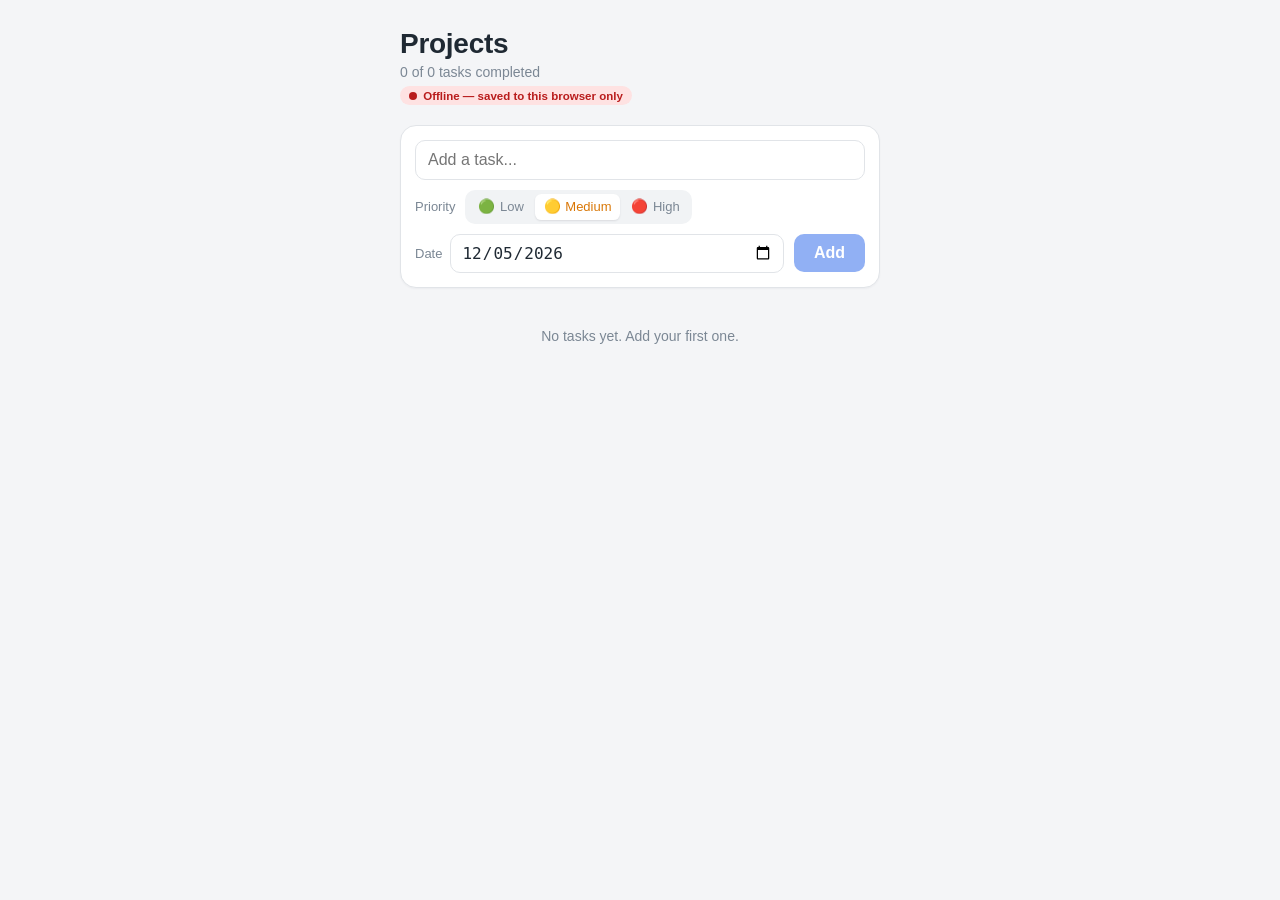
<file: todo-app.html>
<!doctype html>
<html lang="en">
  <head>
    <meta charset="UTF-8" />
    <meta name="viewport" content="width=device-width, initial-scale=1.0" />
    <title>To-Do List App — Yuhao.Fang</title>
    <style>
      *,
      *::before,
      *::after {
        box-sizing: border-box;
      }

      :root {
        --bg: #f4f5f7;
        --card: #ffffff;
        --text: #1f2933;
        --muted: #7b8794;
        --border: #e1e4e8;
        --accent: #2563eb;
        --accent-soft: #dbeafe;
        --danger: #e53e3e;
        --done: #9aa5b1;

        font-family: -apple-system, BlinkMacSystemFont, 'Segoe UI', Roboto,
          'Helvetica Neue', Arial, 'PingFang SC', 'Microsoft YaHei', sans-serif;
        color: var(--text);
      }

      html,
      body {
        height: 100%;
        margin: 0;
      }

      body {
        background: var(--bg);
        -webkit-font-smoothing: antialiased;
        -moz-osx-font-smoothing: grayscale;
      }

      button {
        font-family: inherit;
      }

      input,
      button {
        font-size: 1rem;
      }

      .page {
        min-height: 100%;
        display: flex;
        justify-content: center;
        padding: 1.25rem 1rem 2.5rem;
      }

      .app {
        width: 100%;
        max-width: 30rem;
      }

      .app__header {
        margin: 0.5rem 0 1.25rem;
      }

      .app__header h1 {
        margin: 0;
        font-size: 1.75rem;
        font-weight: 700;
        letter-spacing: -0.01em;
      }

      .app__sub {
        margin: 0.25rem 0 0;
        color: var(--muted);
        font-size: 0.875rem;
      }

      .sync {
        display: inline-flex;
        align-items: center;
        gap: 0.4rem;
        margin: 0.4rem 0 0;
        padding: 0.2rem 0.55rem;
        border-radius: 999px;
        font-size: 0.72rem;
        font-weight: 600;
        background: var(--border);
        color: var(--muted);
        max-width: fit-content;
      }

      .sync__dot {
        width: 0.5rem;
        height: 0.5rem;
        border-radius: 50%;
        background: currentColor;
        flex: none;
      }

      .sync--checking { color: #b45309; background: #fef3c7; }
      .sync--online { color: #15803d; background: #dcfce7; }
      .sync--offline { color: #b91c1c; background: #fee2e2; }

      /* Add form */
      .add-form {
        background: var(--card);
        border: 1px solid var(--border);
        border-radius: 1rem;
        padding: 0.875rem;
        box-shadow: 0 1px 2px rgba(15, 23, 42, 0.04);
        display: flex;
        flex-direction: column;
        gap: 0.625rem;
      }

      .add-form__row {
        display: flex;
      }

      .add-form__text {
        flex: 1;
        padding: 0.625rem 0.75rem;
        border: 1px solid var(--border);
        border-radius: 0.625rem;
        background: #fff;
        color: var(--text);
        outline: none;
        transition: border-color 0.15s ease, box-shadow 0.15s ease;
      }

      .add-form__text:focus {
        border-color: var(--accent);
        box-shadow: 0 0 0 3px var(--accent-soft);
      }

      .add-form__row--controls {
        align-items: center;
        gap: 0.625rem;
        flex-wrap: wrap;
      }

      .add-form__date {
        display: inline-flex;
        align-items: center;
        gap: 0.5rem;
        flex: 1;
        min-width: 11rem;
      }

      .add-form__date-label {
        color: var(--muted);
        font-size: 0.8125rem;
        white-space: nowrap;
      }

      .add-form__date input {
        flex: 1;
        min-width: 0;
        padding: 0.5rem 0.625rem;
        border: 1px solid var(--border);
        border-radius: 0.625rem;
        background: #fff;
        color: var(--text);
        outline: none;
        transition: border-color 0.15s ease, box-shadow 0.15s ease;
      }

      .add-form__date input:focus {
        border-color: var(--accent);
        box-shadow: 0 0 0 3px var(--accent-soft);
      }

      .add-form__btn {
        padding: 0.625rem 1.25rem;
        border: none;
        border-radius: 0.625rem;
        background: var(--accent);
        color: #fff;
        font-weight: 600;
        cursor: pointer;
        transition: background 0.15s ease, transform 0.05s ease, opacity 0.15s ease;
      }

      .add-form__btn:hover:not(:disabled) {
        background: #1d4ed8;
      }

      .add-form__btn:active:not(:disabled) {
        transform: translateY(1px);
      }

      .add-form__btn:disabled {
        opacity: 0.5;
        cursor: not-allowed;
      }

      /* Priority picker */
      .add-form__row--priority {
        align-items: center;
        gap: 0.625rem;
        flex-wrap: wrap;
      }

      .priority {
        display: inline-flex;
        gap: 0.125rem;
        background: #f1f3f5;
        padding: 0.25rem;
        border-radius: 0.625rem;
      }

      .priority__btn {
        display: inline-flex;
        align-items: center;
        gap: 0.3rem;
        padding: 0.35rem 0.55rem;
        border: none;
        background: transparent;
        border-radius: 0.4rem;
        color: var(--muted);
        cursor: pointer;
        font-size: 0.8125rem;
        font-weight: 500;
        transition: background 0.15s ease, color 0.15s ease, box-shadow 0.15s ease;
      }

      .priority__btn:hover {
        color: var(--text);
      }

      .priority__emoji {
        font-size: 0.85rem;
        line-height: 1;
      }

      .priority__btn--active {
        background: #fff;
        color: var(--text);
        box-shadow: 0 1px 2px rgba(15, 23, 42, 0.1);
      }

      .priority__btn--active.priority__btn--low { color: #16a34a; }
      .priority__btn--active.priority__btn--medium { color: #d97706; }
      .priority__btn--active.priority__btn--high { color: #dc2626; }

      /* List */
      .todo-list {
        list-style: none;
        margin: 1rem 0 0;
        padding: 0;
        display: flex;
        flex-direction: column;
        gap: 0.5rem;
      }

      .todo {
        display: flex;
        align-items: center;
        gap: 0.75rem;
        background: var(--card);
        border: 1px solid var(--border);
        border-radius: 0.875rem;
        padding: 0.625rem 0.75rem 0.625rem 0.625rem;
        box-shadow: 0 1px 2px rgba(15, 23, 42, 0.03);
        transition: opacity 0.15s ease;
      }

      .todo--done {
        opacity: 0.7;
      }

      .todo__check {
        position: relative;
        display: inline-flex;
        flex: 0 0 auto;
        cursor: pointer;
      }

      .todo__check input {
        position: absolute;
        opacity: 0;
        width: 1.25rem;
        height: 1.25rem;
        margin: 0;
        cursor: pointer;
      }

      .todo__check-box {
        width: 1.25rem;
        height: 1.25rem;
        border: 2px solid var(--border);
        border-radius: 0.375rem;
        background: #fff;
        display: inline-flex;
        align-items: center;
        justify-content: center;
        transition: background 0.15s ease, border-color 0.15s ease;
      }

      .todo__check input:checked + .todo__check-box {
        background: var(--accent);
        border-color: var(--accent);
      }

      .todo__check input:checked + .todo__check-box::after {
        content: '';
        width: 0.35rem;
        height: 0.625rem;
        border: solid #fff;
        border-width: 0 2px 2px 0;
        transform: rotate(45deg) translate(-1px, -1px);
      }

      .todo__check input:focus-visible + .todo__check-box {
        box-shadow: 0 0 0 3px var(--accent-soft);
      }

      .todo__body {
        flex: 1;
        min-width: 0;
        display: flex;
        flex-direction: column;
        gap: 0.125rem;
      }

      .todo__head {
        display: flex;
        align-items: center;
        gap: 0.4rem;
      }

      .badge {
        flex: 0 0 auto;
        display: inline-flex;
        align-items: center;
        justify-content: center;
        min-width: 1.25rem;
        height: 1.25rem;
        padding: 0 0.3rem;
        font-size: 0.75rem;
        line-height: 1;
        border-radius: 0.4rem;
        background: #f1f3f5;
      }

      .badge--low { background: #dcfce7; }
      .badge--medium { background: #fef3c7; }
      .badge--high { background: #fee2e2; }

      .todo__text {
        font-size: 0.9375rem;
        line-height: 1.3;
        word-break: break-word;
        color: var(--text);
      }

      .todo--done .todo__text {
        color: var(--done);
        text-decoration: line-through;
      }

      .todo__date {
        font-size: 0.75rem;
        color: var(--muted);
      }

      .todo__del {
        flex: 0 0 auto;
        width: 1.75rem;
        height: 1.75rem;
        display: inline-flex;
        align-items: center;
        justify-content: center;
        border: none;
        border-radius: 0.5rem;
        background: transparent;
        color: var(--muted);
        font-size: 1.25rem;
        line-height: 1;
        cursor: pointer;
        transition: background 0.15s ease, color 0.15s ease;
      }

      .todo__del:hover {
        background: #fee2e2;
        color: var(--danger);
      }

      .empty {
        margin: 1.5rem 0 0;
        text-align: center;
        color: var(--muted);
        font-size: 0.875rem;
      }

      /* Confetti burst on task completion */
      .confetti {
        position: fixed;
        z-index: 50;
        pointer-events: none;
      }

      .confetti__bit {
        position: absolute;
        left: 0;
        top: 0;
        font-size: 1.1rem;
        line-height: 1;
        opacity: 0;
        transform: translate(-50%, -50%) rotate(0deg) scale(0.5);
        animation: confetti-burst 900ms ease-out forwards;
      }

      @keyframes confetti-burst {
        0% {
          opacity: 1;
          transform: translate(-50%, -50%) rotate(0deg) scale(0.5);
        }
        60% {
          opacity: 1;
        }
        100% {
          opacity: 0;
          transform: translate(calc(-50% + var(--dx)), calc(-50% + var(--dy)))
            rotate(var(--rot)) scale(1.15);
        }
      }

      /* Phone-friendly tweaks */
      @media (max-width: 30rem) {
        .app__header h1 {
          font-size: 1.5rem;
        }
        .add-form {
          padding: 0.75rem;
        }
        .todo {
          padding: 0.5rem 0.5rem 0.5rem 0.5rem;
          gap: 0.625rem;
        }
        .todo__del {
          width: 1.5rem;
          height: 1.5rem;
        }
      }
    </style>
  </head>
  <body>
    <div class="page">
      <main class="app">
        <header class="app__header">
          <h1>Projects</h1>
          <p class="app__sub" id="counter">0 of 0 tasks completed</p>
          <p class="sync sync--checking" id="sync" title="Connecting to cloud…">
            <span class="sync__dot" aria-hidden="true"></span>
            <span id="sync-label">Connecting to cloud…</span>
          </p>
        </header>

        <section class="add-form" aria-label="Add task">
          <div class="add-form__row">
            <input
              class="add-form__text"
              id="text"
              type="text"
              placeholder="Add a task..."
              autocomplete="off"
            />
          </div>
          <div class="add-form__row add-form__row--priority">
            <span class="add-form__date-label">Priority</span>
            <div class="priority" role="group" aria-label="Priority" id="priority"></div>
          </div>
          <div class="add-form__row add-form__row--controls">
            <label class="add-form__date">
              <span class="add-form__date-label">Date</span>
              <input type="date" id="date" />
            </label>
            <button class="add-form__btn" id="add-btn" type="button" disabled>
              Add
            </button>
          </div>
        </section>

        <ul class="todo-list" id="list"></ul>
        <p class="empty" id="empty">No tasks yet. Add your first one.</p>
      </main>

      <div class="confetti" id="confetti" style="display:none"></div>
    </div>

    <script>
      // ---- Supabase config (unchanged integration: same project, key & todos table) ----
      // Talk to the PostgREST endpoint directly with the publishable key, so the
      // app stays a zero-dependency static site while still syncing with the cloud.
      const SUPABASE_URL = 'https://sgcugveisaleusokhkvf.supabase.co'
      const SUPABASE_KEY = 'sb_publishable_rDLBa3Oi01n47OleQ3WY6Q_o1BHr0dN'
      const REST = SUPABASE_URL + '/rest/v1/todos'
      const STORAGE_KEY = 'projects.todos.v1'

      const PRIORITIES = [
        { key: 'low', label: 'Low', emoji: '🟢' },
        { key: 'medium', label: 'Medium', emoji: '🟡' },
        { key: 'high', label: 'High', emoji: '🔴' },
      ]

      let todos = []
      let syncMode = 'checking' // 'checking' | 'online' | 'offline'
      let selectedPriority = 'medium'

      const $ = (id) => document.getElementById(id)
      const $text = $('text')
      const $date = $('date')
      const $list = $('list')
      const $empty = $('empty')
      const $counter = $('counter')
      const $sync = $('sync')
      const $syncLabel = $('sync-label')
      const $priority = $('priority')
      const $addBtn = $('add-btn')
      const $confetti = $('confetti')

      // ---- helpers ----
      function newId() {
        if (typeof crypto !== 'undefined' && 'randomUUID' in crypto) {
          try { return crypto.randomUUID() } catch (_) {}
        }
        return 'id-' + Date.now().toString(36) + '-' + Math.random().toString(36).slice(2)
      }

      function loadTodos() {
        try {
          const raw = localStorage.getItem(STORAGE_KEY)
          const parsed = raw ? JSON.parse(raw) : []
          if (!Array.isArray(parsed)) return []
          return parsed.map((t) => ({
            id: t.id ?? newId(),
            text: t.text ?? '',
            date: t.date ?? '',
            done: !!t.done,
            priority: t.priority ?? 'medium',
          }))
        } catch (_) {
          return []
        }
      }

      function todayIso() {
        const d = new Date()
        const off = d.getTimezoneOffset() * 60000
        return new Date(d.getTime() - off).toISOString().slice(0, 10)
      }

      function formatDate(iso) {
        if (!iso) return ''
        const [y, m, d] = iso.split('-')
        return y + '/' + m + '/' + d
      }

      function rowToTodo(r) {
        return {
          id: String(r.id),
          text: r.task ?? '',
          date: r.date ?? '',
          done: !!r.is_complete,
          priority: r.priority ?? 'medium',
        }
      }

      // ---- Supabase REST (PostgREST) ----
      function headers(jsonBody, prefer) {
        const h = {
          apikey: SUPABASE_KEY,
          Authorization: 'Bearer ' + SUPABASE_KEY,
        }
        if (jsonBody) h['Content-Type'] = 'application/json'
        if (prefer) h['Prefer'] = prefer
        return h
      }

      async function fetchTodos() {
        const res = await fetch(
          REST + '?select=id,task,date,is_complete,priority,created_at&order=created_at.asc',
          { headers: headers() },
        )
        if (!res.ok) throw new Error('GET todos failed: ' + res.status)
        const data = await res.json()
        return (data ?? []).map(rowToTodo)
      }

      async function insertTodo(payload) {
        const res = await fetch(REST, {
          method: 'POST',
          headers: headers(true, 'return=representation'),
          body: JSON.stringify(payload),
        })
        if (!res.ok) throw new Error('INSERT failed: ' + res.status)
        const data = await res.json()
        return Array.isArray(data) && data[0] ? rowToTodo(data[0]) : null
      }

      async function updateTodo(id, patch) {
        const res = await fetch(REST + '?id=eq.' + encodeURIComponent(id), {
          method: 'PATCH',
          headers: headers(true, 'return=representation'),
          body: JSON.stringify(patch),
        })
        if (!res.ok) throw new Error('PATCH failed: ' + res.status)
      }

      async function deleteTodoRemote(id) {
        const res = await fetch(REST + '?id=eq.' + encodeURIComponent(id), {
          method: 'DELETE',
          headers: headers(),
        })
        if (!res.ok) throw new Error('DELETE failed: ' + res.status)
      }

      // ---- state + render ----
      function persist() {
        try { localStorage.setItem(STORAGE_KEY, JSON.stringify(todos)) } catch (_) {}
      }

      function setOffline() {
        syncMode = 'offline'
        renderSync()
      }

      function renderSync() {
        $sync.className = 'sync sync--' + syncMode
        const label =
          syncMode === 'checking'
            ? 'Connecting to cloud…'
            : syncMode === 'online'
              ? 'Synced with cloud'
              : 'Offline — saved to this browser only'
        $syncLabel.textContent = label
        $sync.title =
          syncMode === 'offline'
            ? 'Cloud sync unavailable (likely opened via file://). Serve via http(s) to sync with the todos table.'
            : label
      }

      function renderCounter() {
        const total = todos.length
        const done = todos.filter((t) => t.done).length
        $counter.textContent = done + ' of ' + total + ' tasks completed'
      }

      function sortedTodos() {
        return [...todos].sort((a, b) => {
          if (a.done !== b.done) return a.done ? 1 : -1
          return (a.date || '').localeCompare(b.date || '')
        })
      }

      function renderList() {
        $list.innerHTML = ''
        const sorted = sortedTodos()
        for (const t of sorted) {
          const li = document.createElement('li')
          li.className = 'todo' + (t.done ? ' todo--done' : '')

          const label = document.createElement('label')
          label.className = 'todo__check'
          const cb = document.createElement('input')
          cb.type = 'checkbox'
          cb.checked = t.done
          cb.addEventListener('change', (e) => toggleTodo(t.id, e))
          const box = document.createElement('span')
          box.className = 'todo__check-box'
          box.setAttribute('aria-hidden', 'true')
          label.appendChild(cb)
          label.appendChild(box)
          li.appendChild(label)

          const body = document.createElement('div')
          body.className = 'todo__body'
          const head = document.createElement('div')
          head.className = 'todo__head'
          const badge = document.createElement('span')
          badge.className = 'badge badge--' + t.priority
          badge.setAttribute('aria-label', 'Priority: ' + t.priority)
          badge.textContent =
            (PRIORITIES.find((p) => p.key === t.priority) || {}).emoji || ''
          const text = document.createElement('span')
          text.className = 'todo__text'
          text.textContent = t.text
          head.appendChild(badge)
          head.appendChild(text)
          body.appendChild(head)
          if (t.date) {
            const d = document.createElement('span')
            d.className = 'todo__date'
            d.textContent = formatDate(t.date)
            body.appendChild(d)
          }
          li.appendChild(body)

          const del = document.createElement('button')
          del.className = 'todo__del'
          del.type = 'button'
          del.setAttribute('aria-label', 'Delete')
          del.textContent = '×'
          del.addEventListener('click', () => deleteTodo(t.id))
          li.appendChild(del)

          $list.appendChild(li)
        }
        $empty.style.display = sorted.length === 0 ? '' : 'none'
      }

      function renderAll() {
        renderList()
        renderCounter()
      }

      function buildPriorityPicker() {
        $priority.innerHTML = ''
        for (const p of PRIORITIES) {
          const btn = document.createElement('button')
          btn.type = 'button'
          btn.className =
            'priority__btn priority__btn--' +
            p.key +
            (selectedPriority === p.key ? ' priority__btn--active' : '')
          btn.setAttribute('aria-pressed', selectedPriority === p.key)
          const emoji = document.createElement('span')
          emoji.className = 'priority__emoji'
          emoji.setAttribute('aria-hidden', 'true')
          emoji.textContent = p.emoji
          btn.appendChild(emoji)
          btn.appendChild(document.createTextNode(p.label))
          btn.addEventListener('click', () => {
            selectedPriority = p.key
            buildPriorityPicker()
          })
          $priority.appendChild(btn)
        }
      }

      // ---- confetti ----
      let burstTimer = null
      function fireConfetti(rect) {
        $confetti.innerHTML = ''
        $confetti.style.left = rect.left + rect.width / 2 + 'px'
        $confetti.style.top = rect.top + rect.height / 2 + 'px'
        $confetti.style.display = ''
        const emojis = ['🎉', '✨', '⭐', '💫', '🎊', '🌟', '🎈']
        for (let i = 0; i < 16; i++) {
          const angle = (i / 16) * Math.PI * 2 + (Math.random() - 0.5) * 0.4
          const dist = 45 + Math.random() * 55
          const dx = Math.cos(angle) * dist
          const dy = Math.sin(angle) * dist - 25
          const rot = (Math.random() - 0.5) * 720
          const delay = Math.random() * 80
          const span = document.createElement('span')
          span.className = 'confetti__bit'
          span.textContent = emojis[i % emojis.length]
          span.style.setProperty('--dx', dx + 'px')
          span.style.setProperty('--dy', dy + 'px')
          span.style.setProperty('--rot', rot + 'deg')
          span.style.animationDelay = delay + 'ms'
          $confetti.appendChild(span)
        }
        clearTimeout(burstTimer)
        burstTimer = setTimeout(() => {
          $confetti.style.display = 'none'
          $confetti.innerHTML = ''
        }, 950)
      }

      // ---- mutations ----
      async function addTodo() {
        const value = $text.value.trim()
        if (!value) return
        const taskDate = $date.value || todayIso()
        $text.value = ''
        $addBtn.disabled = true

        if (syncMode === 'online') {
          try {
            const created = await insertTodo({
              task: value,
              date: taskDate,
              is_complete: false,
              priority: selectedPriority,
            })
            if (created) {
              todos = todos.concat(created)
              persist()
              renderAll()
              return
            }
          } catch (_) {
            setOffline()
          }
        }
        // offline fallback (also reached after a mid-flight cloud failure)
        todos = todos.concat({
          id: newId(),
          text: value,
          date: taskDate,
          done: false,
          priority: selectedPriority,
        })
        persist()
        renderAll()
      }

      function toggleTodo(id, e) {
        const todo = todos.find((t) => t.id === id)
        if (!todo) return
        const justCompleted = !todo.done
        const rect = e ? e.currentTarget.getBoundingClientRect() : null
        todos = todos.map((t) => (t.id === id ? { ...t, done: !t.done } : t))
        persist()
        renderAll()
        if (justCompleted && rect) fireConfetti(rect)
        if (syncMode === 'online') {
          updateTodo(id, { is_complete: !todo.done }).catch(() => {
            setOffline()
            // revert the optimistic flip
            todos = todos.map((t) => (t.id === id ? { ...t, done: todo.done } : t))
            persist()
            renderAll()
          })
        }
      }

      function deleteTodo(id) {
        const snapshot = todos
        todos = todos.filter((t) => t.id !== id)
        persist()
        renderAll()
        if (syncMode === 'online') {
          deleteTodoRemote(id).catch(() => {
            setOffline()
            todos = snapshot
            persist()
            renderAll()
          })
        }
      }

      // ---- init ----
      function init() {
        $date.value = todayIso()
        buildPriorityPicker()
        todos = loadTodos()
        renderAll()
        renderSync()

        $text.addEventListener('input', () => {
          $addBtn.disabled = !$text.value.trim()
        })
        $text.addEventListener('keydown', (e) => {
          if (e.key === 'Enter') addTodo()
        })
        $addBtn.addEventListener('click', addTodo)

        // Try to sync with the cloud todos table. If CORS / network blocks us
        // (e.g. opened via file://), fall back to localStorage.
        ;(async () => {
          try {
            const rows = await fetchTodos()
            todos = rows
            syncMode = 'online'
          } catch (_) {
            syncMode = 'offline'
          }
          persist()
          renderAll()
          renderSync()
        })()
      }

      document.addEventListener('DOMContentLoaded', init)
    </script>
  </body>
</html>
</file>
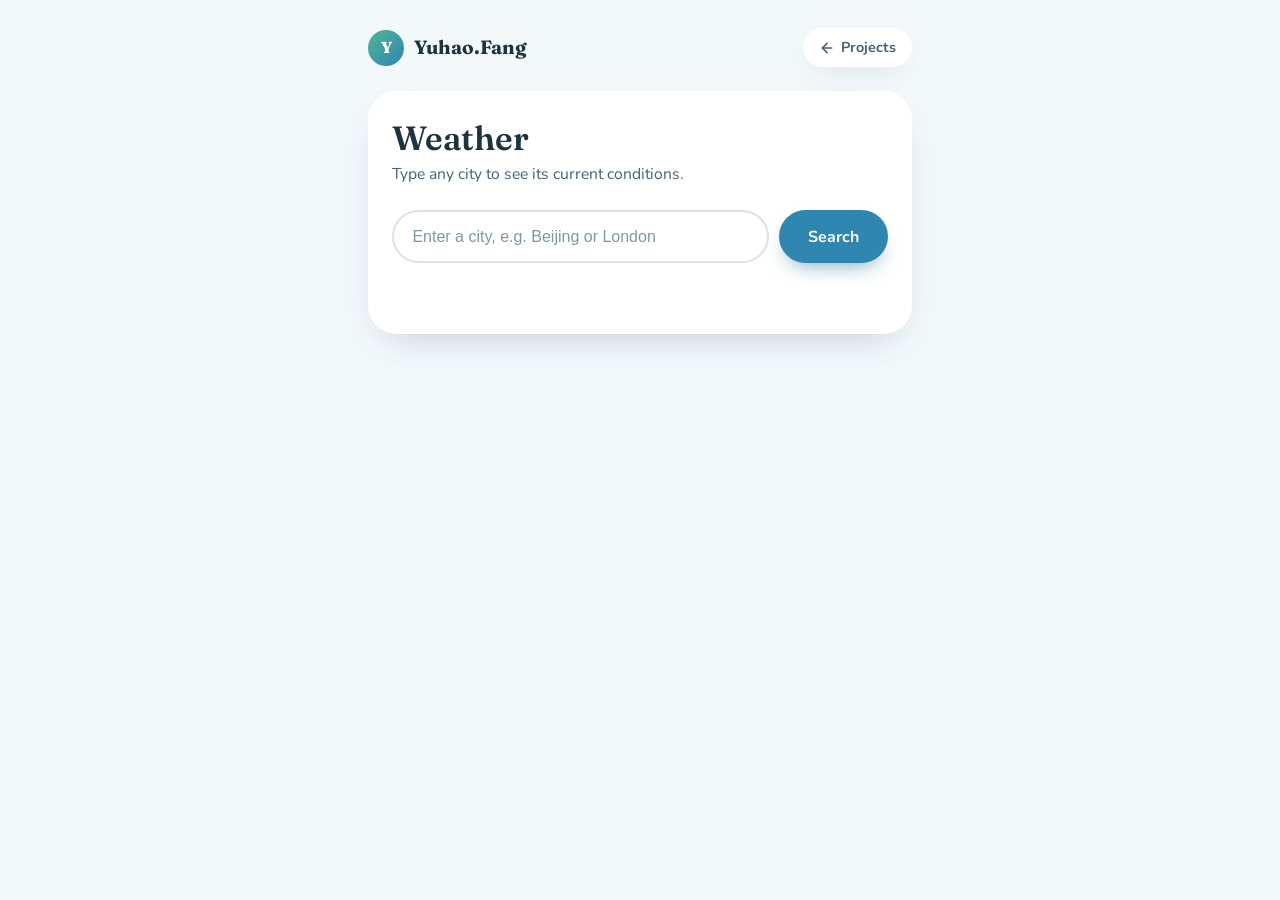
<file: weather-app.html>
<!doctype html>
<html lang="en">
<head>
  <meta charset="UTF-8" />
  <meta name="viewport" content="width=device-width, initial-scale=1.0" />
  <title>Weather App — Yuhao.Fang</title>
  <meta name="description" content="A small city weather app by Yuhao.Fang — search any city to see the current temperature, conditions, and a matching icon." />

  <link rel="preconnect" href="https://fonts.googleapis.com" />
  <link rel="preconnect" href="https://fonts.gstatic.com" crossorigin />
  <link href="https://fonts.googleapis.com/css2?family=Fraunces:opsz,wght@9..144,500;9..144,600;9..144,700&family=Nunito:wght@400;600;700;800&display=swap" rel="stylesheet" />

  <style>
    :root {
      --cream: #f3f8fb;
      --cream-deep: #e5f0f5;
      --peach: #d8ecf3;
      --terracotta: #2f86b0;
      --terracotta-d: #1f6286;
      --honey: #4fb597;
      --sage: #3d8a73;
      --brown: #1d3340;
      --brown-soft: #46606f;
      --muted: #7e97a5;
      --white: #ffffff;
      --error: #b0453a;

      --radius: 20px;
      --radius-lg: 28px;
      --radius-pill: 999px;
      --shadow-soft: 0 10px 30px -12px rgba(28, 70, 92, 0.20);
      --shadow-card: 0 16px 40px -18px rgba(28, 70, 92, 0.28);
      --ring: 0 0 0 4px rgba(47, 134, 176, 0.20);

      --font-body: "Nunito", "Segoe UI", system-ui, -apple-system, sans-serif;
      --font-display: "Fraunces", Georgia, "Times New Roman", serif;
    }

    *,
    *::before,
    *::after { box-sizing: border-box; margin: 0; padding: 0; }

    body {
      font-family: var(--font-body);
      color: var(--brown);
      background: var(--cream);
      line-height: 1.6;
      font-size: 17px;
      min-height: 100vh;
      -webkit-font-smoothing: antialiased;
    }

    a { color: var(--terracotta-d); text-decoration: none; }
    a:hover { color: var(--terracotta); }
    button { font-family: inherit; cursor: pointer; }

    .sr-only {
      position: absolute;
      width: 1px; height: 1px;
      padding: 0; margin: -1px;
      overflow: hidden;
      clip: rect(0 0 0 0);
      white-space: nowrap;
      border: 0;
    }

    .wrap {
      width: min(100% - 2rem, 34rem);
      margin-inline: auto;
      padding: 1.25rem 0 3rem;
    }

    /* ---------- Top bar ---------- */
    .topbar {
      display: flex;
      align-items: center;
      justify-content: space-between;
      gap: 1rem;
      padding: 0.5rem 0 1.5rem;
    }
    .brand {
      display: flex;
      align-items: center;
      gap: 0.6rem;
      font-family: var(--font-display);
      font-weight: 700;
      font-size: 1.2rem;
      color: var(--brown);
    }
    .brand:hover { color: var(--terracotta-d); }
    .brand .mark {
      width: 36px; height: 36px;
      border-radius: 50%;
      background: linear-gradient(135deg, var(--honey), var(--terracotta));
      display: grid; place-items: center;
      color: #fff; font-size: 1rem; font-weight: 800;
      flex: none;
    }
    .back {
      display: inline-flex;
      align-items: center;
      gap: 0.4rem;
      font-weight: 700;
      font-size: 0.9rem;
      color: var(--brown-soft);
      background: var(--white);
      padding: 0.5rem 1rem;
      border-radius: var(--radius-pill);
      box-shadow: var(--shadow-soft);
      transition: transform 0.18s ease, color 0.18s ease;
    }
    .back:hover { color: var(--terracotta-d); transform: translateY(-2px); }
    .back svg { width: 16px; height: 16px; flex: none; }

    /* ---------- Card ---------- */
    .card {
      background: var(--white);
      border-radius: var(--radius-lg);
      box-shadow: var(--shadow-card);
      padding: 1.75rem 1.5rem;
    }
    .card h1 {
      font-family: var(--font-display);
      font-weight: 600;
      font-size: clamp(1.6rem, 5vw, 2.1rem);
      line-height: 1.15;
      margin-bottom: 0.3rem;
    }
    .card .sub {
      color: var(--brown-soft);
      font-size: 0.98rem;
      margin-bottom: 1.4rem;
    }

    /* ---------- Search form ---------- */
    .search { display: flex; flex-wrap: wrap; gap: 0.6rem; }
    .search input {
      flex: 1 1 12rem;
      min-width: 0;
      padding: 0.85rem 1.15rem;
      border: 2px solid rgba(29, 51, 64, 0.14);
      border-radius: var(--radius-pill);
      background: #fff;
      color: var(--brown);
      font-size: 1rem;
      outline: none;
      transition: border-color 0.15s ease, box-shadow 0.15s ease;
    }
    .search input::placeholder { color: var(--muted); }
    .search input:focus { border-color: var(--terracotta); box-shadow: var(--ring); }

    .btn {
      display: inline-flex;
      align-items: center;
      justify-content: center;
      gap: 0.5rem;
      padding: 0.85rem 1.7rem;
      border: 2px solid transparent;
      border-radius: var(--radius-pill);
      background: var(--terracotta);
      color: #fff;
      font-weight: 700;
      font-size: 1rem;
      box-shadow: 0 10px 22px -10px rgba(31, 98, 134, 0.65);
      transition: transform 0.18s ease, background 0.18s ease;
    }
    .btn:hover { background: var(--terracotta-d); transform: translateY(-2px); }
    .btn:active { transform: translateY(1px) scale(0.99); }
    .btn[disabled] { opacity: 0.6; cursor: progress; transform: none; }

    /* ---------- Status message ---------- */
    .status {
      margin-top: 1.15rem;
      min-height: 1.5rem;
      font-size: 0.98rem;
      font-weight: 700;
      color: var(--brown-soft);
    }
    .status--loading { color: var(--terracotta-d); animation: pulse 1.1s ease-in-out infinite; }
    .status--error { color: var(--error); }

    @keyframes pulse {
      0%, 100% { opacity: 1; }
      50% { opacity: 0.45; }
    }

    /* ---------- Result ---------- */
    .result { display: none; }
    .result.is-visible { display: block; animation: rise 0.35s ease both; }

    @keyframes rise {
      from { opacity: 0; transform: translateY(8px); }
      to { opacity: 1; transform: none; }
    }

    .reading { display: flex; align-items: center; gap: 1.15rem; }
    .icon {
      width: 88px; height: 88px;
      flex: none;
      padding: 12px;
      border-radius: 50%;
      background: var(--cream-deep);
      color: var(--terracotta);
      display: grid;
      place-items: center;
    }
    .icon svg { width: 100%; height: 100%; display: block; }

    .reading__text { min-width: 0; }
    .temp {
      font-family: var(--font-display);
      font-weight: 600;
      font-size: clamp(2.2rem, 10vw, 2.9rem);
      line-height: 1;
      color: var(--brown);
    }
    .temp small {
      font-size: 0.42em;
      font-weight: 600;
      color: var(--brown-soft);
      margin-left: 0.12em;
      vertical-align: 0.3em;
    }
    .cond {
      font-family: var(--font-display);
      font-weight: 600;
      font-size: 1.35rem;
      line-height: 1.2;
      color: var(--terracotta-d);
      margin-top: 0.3rem;
    }
    .place { font-weight: 800; font-size: 1rem; color: var(--brown); margin-top: 0.35rem; }
    .place .prov { font-weight: 700; font-size: 0.85rem; color: var(--muted); margin-left: 0.45rem; }

    .meta {
      list-style: none;
      display: flex;
      flex-wrap: wrap;
      gap: 0.5rem;
      margin-top: 1.3rem;
      padding-top: 1.15rem;
      border-top: 1px solid rgba(29, 51, 64, 0.08);
    }
    .meta li {
      background: var(--cream-deep);
      color: var(--brown-soft);
      font-size: 0.82rem;
      font-weight: 700;
      padding: 0.4rem 0.85rem;
      border-radius: var(--radius-pill);
    }
    .foot { margin-top: 0.85rem; font-size: 0.75rem; color: var(--muted); }

    /* ---------- Mobile ---------- */
    @media (max-width: 430px) {
      .card { padding: 1.4rem 1.15rem; }
      .search input { flex-basis: 100%; }
      .btn { flex: 1 1 100%; }
      .reading { gap: 0.95rem; }
      .icon { width: 72px; height: 72px; padding: 10px; }
    }

    @media (prefers-reduced-motion: reduce) {
      *, *::before, *::after { animation: none !important; transition: none !important; }
    }
  </style>
</head>
<body>

  <main class="wrap">
    <div class="topbar">
      <a class="brand" href="index.html">
        <span class="mark">Y</span>
        Yuhao.Fang
      </a>
      <a class="back" href="projects.html">
        <svg viewBox="0 0 24 24" fill="none" stroke="currentColor" stroke-width="2.4" stroke-linecap="round" stroke-linejoin="round"><path d="M19 12H5" /><path d="M12 19l-7-7 7-7" /></svg>
        Projects
      </a>
    </div>

    <section class="card">
      <h1>Weather</h1>
      <p class="sub">Type any city to see its current conditions.</p>

      <form class="search" id="search-form" novalidate>
        <label class="sr-only" for="city-input">City name</label>
        <input
          id="city-input"
          name="city"
          type="text"
          placeholder="Enter a city, e.g. Beijing or London"
          autocomplete="off"
          autocapitalize="words"
          enterkeyhint="search"
        />
        <button class="btn" id="search-btn" type="submit">Search</button>
      </form>

      <p class="status" id="status" role="status" aria-live="polite"></p>

      <div class="result" id="result">
        <div class="reading">
          <div class="icon" id="w-icon" aria-hidden="true"></div>
          <div class="reading__text">
            <div class="temp" id="w-temp"></div>
            <div class="cond" id="w-cond"></div>
            <div class="place"><span id="w-city"></span><span class="prov" id="w-prov"></span></div>
          </div>
        </div>
        <ul class="meta" id="w-meta"></ul>
        <p class="foot" id="w-foot"></p>
      </div>
    </section>
  </main>

  <script>
    (function () {
      'use strict';

      var ENDPOINT = 'https://uapis.cn/api/v1/misc/weather';

      var MSG_EMPTY = 'Enter a city first.';
      var MSG_NOT_FOUND = 'Couldn\u2019t find that city \u2014 check the spelling.';
      var MSG_NETWORK = 'Couldn\u2019t reach the weather service \u2014 please try again.';

      /* ---------- Weather icons (inline SVG, filled + line mix) ---------- */
      var CLOUD =
        '<g fill="currentColor">' +
          '<rect x="15" y="33" width="34" height="11" rx="5.5" />' +
          '<circle cx="26" cy="32" r="10" />' +
          '<circle cx="38" cy="28" r="13" />' +
        '</g>';

      var CLOUD_RAISED =
        '<g fill="currentColor">' +
          '<rect x="15" y="26" width="34" height="11" rx="5.5" />' +
          '<circle cx="26" cy="25" r="10" />' +
          '<circle cx="38" cy="21" r="13" />' +
        '</g>';

      var ICONS = {
        clear:
          '<svg viewBox="0 0 64 64">' +
            '<circle cx="32" cy="33" r="12" fill="currentColor" />' +
            '<g stroke="currentColor" stroke-width="4.5" stroke-linecap="round">' +
              '<path d="M32 8v6" /><path d="M32 52v6" /><path d="M8 33h6" /><path d="M50 33h6" />' +
              '<path d="M15 16l4 4" /><path d="M45 46l4 4" /><path d="M49 16l-4 4" /><path d="M19 46l-4 4" />' +
            '</g>' +
          '</svg>',

        partly:
          '<svg viewBox="0 0 64 64">' +
            '<circle cx="21" cy="19" r="8" fill="currentColor" />' +
            '<g stroke="currentColor" stroke-width="4" stroke-linecap="round">' +
              '<path d="M21 4v4" /><path d="M6 19h4" /><path d="M11 9l3 3" /><path d="M31 9l-3 3" />' +
            '</g>' +
            '<g fill="currentColor">' +
              '<rect x="17" y="39" width="34" height="11" rx="5.5" />' +
              '<circle cx="28" cy="38" r="10" />' +
              '<circle cx="40" cy="34" r="12.5" />' +
            '</g>' +
          '</svg>',

        overcast: '<svg viewBox="0 0 64 64">' + CLOUD + '</svg>',

        rain:
          '<svg viewBox="0 0 64 64">' +
            CLOUD_RAISED +
            '<g stroke="currentColor" stroke-width="4" stroke-linecap="round">' +
              '<path d="M25 44l-3 8" /><path d="M36 44l-3 8" /><path d="M47 44l-3 8" />' +
            '</g>' +
          '</svg>',

        drizzle:
          '<svg viewBox="0 0 64 64">' +
            CLOUD_RAISED +
            '<g fill="currentColor">' +
              '<circle cx="24" cy="46" r="2.6" /><circle cx="33" cy="52" r="2.6" />' +
              '<circle cx="42" cy="46" r="2.6" /><circle cx="51" cy="52" r="2.6" />' +
            '</g>' +
          '</svg>',

        thunder:
          '<svg viewBox="0 0 64 64">' +
            CLOUD_RAISED +
            '<path d="M36 40 L24 53 L32 53 L28 62 L42 47 L34 47 Z" fill="currentColor" />' +
          '</svg>',

        snow:
          '<svg viewBox="0 0 64 64">' +
            CLOUD_RAISED +
            '<g stroke="currentColor" stroke-width="3" stroke-linecap="round">' +
              '<path d="M24 44v8M20.5 46l7 4M27.5 46l-7 4" />' +
              '<path d="M40 50v8M36.5 52l7 4M43.5 52l-7 4" />' +
            '</g>' +
          '</svg>',

        fog:
          '<svg viewBox="0 0 64 64">' +
            CLOUD_RAISED +
            '<g stroke="currentColor" stroke-width="4.5" stroke-linecap="round">' +
              '<path d="M14 46h36" /><path d="M22 56h28" />' +
            '</g>' +
          '</svg>'
      };

      /* Map UAPI / QWeather-style icon codes to an icon key. */
      function iconKey(code) {
        var c = Number(code);
        if (!isFinite(c)) return 'overcast';
        if (c === 100 || c === 150 || c === 900) return 'clear';
        if (c === 101 || c === 102 || c === 103 || c === 151 || c === 152 || c === 153) return 'partly';
        if (c === 104 || c === 154) return 'overcast';
        if (c === 309) return 'drizzle';
        if (c === 302 || c === 303 || c === 304) return 'thunder';
        if (c >= 300 && c <= 399) return 'rain';
        if (c >= 400 && c <= 499) return 'snow';
        if (c >= 500 && c <= 599) return 'fog';
        return 'overcast';
      }

      /* ---------- Elements ---------- */
      var form = document.getElementById('search-form');
      var input = document.getElementById('city-input');
      var button = document.getElementById('search-btn');
      var statusEl = document.getElementById('status');
      var result = document.getElementById('result');
      var iconBox = document.getElementById('w-icon');
      var tempEl = document.getElementById('w-temp');
      var condEl = document.getElementById('w-cond');
      var cityEl = document.getElementById('w-city');
      var provEl = document.getElementById('w-prov');
      var metaEl = document.getElementById('w-meta');
      var footEl = document.getElementById('w-foot');

      function setStatus(state, message) {
        statusEl.className = 'status' + (state ? ' status--' + state : '');
        statusEl.textContent = message || '';
        if (state === 'loading') {
          statusEl.setAttribute('aria-busy', 'true');
        } else {
          statusEl.removeAttribute('aria-busy');
        }
      }

      function formatTemp(value) {
        var t = Number(value);
        if (!isFinite(t)) return '--';
        return Math.round(t * 10) / 10 === Math.round(t) ? String(Math.round(t)) : t.toFixed(1);
      }

      function chip(text) {
        var li = document.createElement('li');
        li.textContent = text;
        return li;
      }

      function render(data) {
        iconBox.innerHTML = ICONS[iconKey(data.weather_icon)] || ICONS.overcast;

        tempEl.innerHTML = '';
        tempEl.appendChild(document.createTextNode(formatTemp(data.temperature)));
        var unit = document.createElement('small');
        unit.textContent = '\u00B0C';
        tempEl.appendChild(unit);

        condEl.textContent = data.weather || '';
        cityEl.textContent = data.city || '';
        provEl.textContent =
          data.province && data.province !== data.city ? data.province : '';

        metaEl.innerHTML = '';
        if (data.humidity !== undefined && data.humidity !== null && data.humidity !== '') {
          metaEl.appendChild(chip('Humidity ' + data.humidity + '%'));
        }
        var wind = [data.wind_direction, data.wind_power].filter(Boolean).join(' ');
        if (wind) metaEl.appendChild(chip('Wind ' + wind));

        footEl.textContent = data.report_time ? 'Updated ' + data.report_time : '';

        result.classList.add('is-visible');
      }

      function search(city) {
        result.classList.remove('is-visible');
        metaEl.innerHTML = '';
        setStatus('loading', 'Loading\u2026');
        button.disabled = true;

        fetch(ENDPOINT + '?city=' + encodeURIComponent(city), {
          headers: { Accept: 'application/json' }
        })
          .then(function (response) {
            // 404 = city not found; 400 = invalid city input (e.g. digits/symbols).
            if (response.status === 404 || response.status === 400) throw { kind: 'notfound' };
            if (!response.ok) throw { kind: 'error' };
            return response.json();
          })
          .then(function (data) {
            if (!data || data.error) throw { kind: 'notfound' };
            setStatus('', '');
            render(data);
          })
          .catch(function (err) {
            setStatus('error', err && err.kind === 'notfound' ? MSG_NOT_FOUND : MSG_NETWORK);
          })
          .then(function () {
            button.disabled = false;
          });
      }

      form.addEventListener('submit', function (event) {
        event.preventDefault();
        var city = input.value.trim();

        if (!city) {
          result.classList.remove('is-visible');
          setStatus('error', MSG_EMPTY);
          input.focus();
          return;
        }

        search(city);
      });
    })();
  </script>
</body>
</html>
</file>
<file: css/styles.css>
/* ============================================================
   Personal Website — Warm & Friendly Theme
   Shared stylesheet for Home, Resume, Projects, Contact
   ============================================================ */

/* ---------- Design Tokens ---------- */
:root {
  /* Cool blue & green palette */
  --cream:        #f3f8fb;
  --cream-deep:   #e5f0f5;
  --peach:        #d8ecf3;
  --terracotta:   #2f86b0;
  --terracotta-d: #1f6286;
  --honey:        #4fb597;
  --sage:         #3d8a73;
  --brown:        #1d3340;
  --brown-soft:   #46606f;
  --muted:        #7e97a5;
  --white:        #ffffff;
  --footer-bg:    #152e3d;
  --footer-text:  #d3e4ec;

  /* Shape & depth */
  --radius-sm: 12px;
  --radius:    20px;
  --radius-lg: 28px;
  --radius-pill: 999px;
  --shadow-soft: 0 10px 30px -12px rgba(28, 70, 92, 0.20);
  --shadow-card: 0 16px 40px -18px rgba(28, 70, 92, 0.28);
  --ring: 0 0 0 4px rgba(47, 134, 176, 0.20);

  /* Type */
  --font-body: "Nunito", "Segoe UI", system-ui, -apple-system, sans-serif;
  --font-display: "Fraunces", Georgia, "Times New Roman", serif;

  --container: 1120px;
}

/* ---------- Reset ---------- */
*,
*::before,
*::after { box-sizing: border-box; margin: 0; padding: 0; }

html { scroll-behavior: smooth; }

body {
  font-family: var(--font-body);
  color: var(--brown);
  background-color: var(--cream);
  line-height: 1.65;
  font-size: 17px;
  -webkit-font-smoothing: antialiased;
}

img { max-width: 100%; display: block; }
a { color: var(--terracotta-d); text-decoration: none; }
a:hover { color: var(--terracotta); }
ul { list-style: none; }
button { font-family: inherit; cursor: pointer; }

h1, h2, h3, h4 {
  font-family: var(--font-display);
  color: var(--brown);
  line-height: 1.2;
  font-weight: 600;
}

/* ---------- Layout helpers ---------- */
.container {
  width: min(100% - 2.5rem, var(--container));
  margin-inline: auto;
}

.section { padding: 4.5rem 0; }
.section--tight { padding: 3rem 0; }

.section-head { text-align: center; max-width: 620px; margin: 0 auto 2.75rem; }
.section-head .eyebrow {
  display: inline-block;
  font-size: 0.8rem;
  font-weight: 800;
  letter-spacing: 0.12em;
  text-transform: uppercase;
  color: var(--terracotta-d);
  background: var(--peach);
  padding: 0.35rem 1rem;
  border-radius: var(--radius-pill);
  margin-bottom: 0.9rem;
}
.section-head h2 { font-size: clamp(1.7rem, 3.4vw, 2.4rem); }
.section-head p { color: var(--brown-soft); margin-top: 0.7rem; }

.bg-cream-deep { background: var(--cream-deep); }
.bg-white { background: var(--white); }

/* ---------- Buttons ---------- */
.btn {
  display: inline-flex;
  align-items: center;
  gap: 0.55rem;
  padding: 0.8rem 1.7rem;
  border-radius: var(--radius-pill);
  font-weight: 700;
  font-size: 0.98rem;
  border: 2px solid transparent;
  transition: transform 0.18s ease, box-shadow 0.18s ease, background 0.18s ease;
}
.btn:active { transform: translateY(1px) scale(0.99); }

.btn-primary {
  background: var(--terracotta);
  color: #fff;
  box-shadow: 0 10px 22px -10px rgba(31, 98, 134, 0.65);
}
.btn-primary:hover { background: var(--terracotta-d); color: #fff; transform: translateY(-2px); }

.btn-ghost {
  background: transparent;
  color: var(--brown);
  border-color: rgba(29, 51, 64, 0.22);
}
.btn-ghost:hover { border-color: var(--terracotta); color: var(--terracotta-d); transform: translateY(-2px); }

.btn-light {
  background: #fff;
  color: var(--terracotta-d);
}
.btn-light:hover { background: var(--peach); color: var(--terracotta-d); transform: translateY(-2px); }

/* ============================================================
   Header / Navigation
   ============================================================ */
.site-header {
  position: sticky;
  top: 0;
  z-index: 100;
  background: rgba(243, 248, 251, 0.88);
  backdrop-filter: blur(10px);
  border-bottom: 1px solid rgba(29, 51, 64, 0.08);
}

.nav {
  display: flex;
  align-items: center;
  justify-content: space-between;
  gap: 1rem;
  padding: 0.85rem 0;
}

.brand {
  display: flex;
  align-items: center;
  gap: 0.6rem;
  font-family: var(--font-display);
  font-weight: 700;
  font-size: 1.25rem;
  color: var(--brown);
}
.brand .brand-mark {
  width: 38px;
  height: 38px;
  border-radius: 50%;
  background: linear-gradient(135deg, var(--honey), var(--terracotta));
  display: grid;
  place-items: center;
  color: #fff;
  font-size: 1.05rem;
  font-weight: 800;
}
.brand:hover { color: var(--terracotta-d); }

.nav-links {
  display: flex;
  align-items: center;
  gap: 0.35rem;
}
.nav-links a {
  padding: 0.5rem 1.05rem;
  border-radius: var(--radius-pill);
  color: var(--brown-soft);
  font-weight: 700;
  font-size: 0.97rem;
  transition: background 0.15s ease, color 0.15s ease;
}
.nav-links a:hover { background: var(--peach); color: var(--terracotta-d); }
.nav-links a.active {
  background: var(--terracotta);
  color: #fff;
}

.nav-toggle {
  display: none;
  width: 46px;
  height: 46px;
  border: none;
  background: var(--peach);
  border-radius: 14px;
  padding: 0;
}
.nav-toggle span,
.nav-toggle span::before,
.nav-toggle span::after {
  content: "";
  display: block;
  width: 20px;
  height: 2.5px;
  margin-inline: auto;
  background: var(--brown);
  border-radius: 2px;
  position: relative;
  transition: transform 0.25s ease, top 0.25s ease;
}
.nav-toggle span::before { position: absolute; top: -7px; }
.nav-toggle span::after  { position: absolute; top: 7px; }

.nav-toggle[aria-expanded="true"] span { background: transparent; }
.nav-toggle[aria-expanded="true"] span::before { top: 0; transform: rotate(45deg); }
.nav-toggle[aria-expanded="true"] span::after  { top: 0; transform: rotate(-45deg); }

/* ============================================================
   Hero (Homepage)
   ============================================================ */
.hero { padding: 4rem 0 4.5rem; }
.hero-grid {
  display: grid;
  grid-template-columns: 1.15fr 0.85fr;
  gap: 3.5rem;
  align-items: center;
}

.hero-badge {
  display: inline-flex;
  align-items: center;
  gap: 0.5rem;
  background: var(--white);
  color: var(--brown-soft);
  font-weight: 700;
  font-size: 0.9rem;
  padding: 0.45rem 1.1rem;
  border-radius: var(--radius-pill);
  box-shadow: var(--shadow-soft);
  margin-bottom: 1.3rem;
}
.hero-badge .dot { width: 9px; height: 9px; border-radius: 50%; background: var(--sage); }

.hero h1 {
  font-size: clamp(2.6rem, 6.2vw, 4.4rem);
  margin-bottom: 1.1rem;
}
.hero h1 .wave { display: inline-block; transform-origin: 70% 70%; }
.hero h1 .accent { color: var(--terracotta); }
.hero p.lead {
  font-size: clamp(1.05rem, 2vw, 1.2rem);
  color: var(--brown-soft);
  max-width: 34em;
  margin-bottom: 1.9rem;
}

.hero-actions { display: flex; flex-wrap: wrap; gap: 0.9rem; }

.hero-photo {
  position: relative;
  justify-self: center;
  width: min(82%, 360px);
}
.hero-photo::before {
  content: "";
  position: absolute;
  inset: 7% -9% -9% 8%;
  background: linear-gradient(145deg, var(--honey), var(--terracotta));
  border-radius: 46% 54% 52% 48% / 52% 46% 54% 48%;
  opacity: 0.9;
  z-index: 0;
}
.hero-photo img {
  position: relative;
  z-index: 1;
  width: 100%;
  aspect-ratio: 1;
  object-fit: cover;
  border-radius: 48% 52% 50% 50% / 50% 50% 50% 50%;
  border: 6px solid var(--cream);
  box-shadow: var(--shadow-card);
}
.hero-photo .photo-chip {
  position: absolute;
  z-index: 2;
  background: #fff;
  border-radius: var(--radius-pill);
  padding: 0.5rem 1rem;
  font-size: 0.85rem;
  font-weight: 800;
  box-shadow: var(--shadow-soft);
  display: flex;
  align-items: center;
  gap: 0.45rem;
}
.chip-1 { top: 4%; left: -12%; }
.chip-2 { bottom: 8%; right: -10%; }

/* ============================================================
   "Three things" cards
   ============================================================ */
.things-grid {
  display: grid;
  grid-template-columns: repeat(3, 1fr);
  gap: 1.6rem;
}
.thing-card {
  background: var(--white);
  border-radius: var(--radius-lg);
  padding: 2.2rem 1.9rem;
  text-align: center;
  box-shadow: var(--shadow-soft);
  border: 1px solid rgba(29, 51, 64, 0.06);
  transition: transform 0.22s ease, box-shadow 0.22s ease;
}
.thing-card:hover { transform: translateY(-6px); box-shadow: var(--shadow-card); }

.thing-icon {
  width: 74px;
  height: 74px;
  margin: 0 auto 1.25rem;
  border-radius: 24px;
  display: grid;
  place-items: center;
}
.thing-icon svg { width: 36px; height: 36px; }
.icon-peach  { background: var(--peach); color: var(--terracotta-d); }
.icon-honey  { background: #d4f0e8; color: #2e7d68; }
.icon-sage   { background: #e0eee9; color: #38705c; }

.thing-card h3 { font-size: 1.3rem; margin-bottom: 0.55rem; }
.thing-card p { color: var(--brown-soft); font-size: 0.98rem; }

/* ---------- Favorites bulleted list (homepage) ---------- */
.favorites-card {
  max-width: 740px;
  margin: 0 auto;
  background: var(--white);
  border-radius: var(--radius-lg);
  padding: 2.4rem clamp(1.5rem, 4vw, 2.8rem);
  box-shadow: var(--shadow-soft);
  border: 1px solid rgba(29, 51, 64, 0.06);
}
.fav-list { display: grid; gap: 1.15rem; }
.fav-list li {
  position: relative;
  padding-left: 2.1rem;
  display: flex;
  flex-direction: column;
  gap: 0.1rem;
}
.fav-list li + li {
  border-top: 1px dashed rgba(29, 51, 64, 0.14);
  padding-top: 1.15rem;
}
.fav-list li::before {
  content: "";
  position: absolute;
  left: 0;
  top: 0.55em;
  width: 13px;
  height: 13px;
  border-radius: 50%;
  background: linear-gradient(135deg, var(--honey), var(--terracotta));
  box-shadow: 0 0 0 5px rgba(79, 181, 151, 0.14);
}
.fav-list li:nth-child(2)::before {
  background: linear-gradient(135deg, #7fc6de, var(--terracotta-d));
  box-shadow: 0 0 0 5px rgba(47, 134, 176, 0.14);
}
.fav-list li:nth-child(3)::before {
  background: linear-gradient(135deg, #8fd0bd, var(--sage));
  box-shadow: 0 0 0 5px rgba(61, 138, 115, 0.14);
}
.fav-label {
  font-size: 0.78rem;
  font-weight: 800;
  text-transform: uppercase;
  letter-spacing: 0.08em;
  color: var(--terracotta-d);
}
.fav-value { color: var(--brown-soft); }
.fav-value strong { color: var(--brown); font-weight: 800; }

/* ============================================================
   Page hero (inner pages)
   ============================================================ */
.page-hero {
  background: linear-gradient(180deg, var(--peach) 0%, var(--cream) 100%);
  padding: 4rem 0 3.5rem;
  text-align: center;
}
.page-hero h1 { font-size: clamp(2.35rem, 5.2vw, 3.5rem); margin-bottom: 0.8rem; }
.page-hero p { color: var(--brown-soft); max-width: 38em; margin: 0 auto; font-size: 1.08rem; }

/* ============================================================
   Resume page
   ============================================================ */
.resume-layout {
  display: grid;
  grid-template-columns: 2fr 1fr;
  gap: 2.5rem;
  align-items: start;
}

.card {
  background: var(--white);
  border-radius: var(--radius-lg);
  padding: 2.2rem;
  box-shadow: var(--shadow-soft);
  border: 1px solid rgba(29, 51, 64, 0.06);
}
.card + .card { margin-top: 1.8rem; }
.card h2 {
  font-size: 1.5rem;
  margin-bottom: 1.5rem;
  display: flex;
  align-items: center;
  gap: 0.65rem;
}
.card h2 .card-icon {
  width: 42px;
  height: 42px;
  border-radius: 14px;
  background: var(--peach);
  color: var(--terracotta-d);
  display: grid;
  place-items: center;
  flex: none;
}
.card h2 .card-icon svg { width: 22px; height: 22px; }

/* Timeline */
.timeline { position: relative; padding-left: 1.7rem; }
.timeline::before {
  content: "";
  position: absolute;
  left: 5px;
  top: 8px;
  bottom: 8px;
  width: 2.5px;
  background: var(--peach);
  border-radius: 2px;
}
.timeline-item { position: relative; padding-bottom: 1.9rem; }
.timeline-item:last-child { padding-bottom: 0; }
.timeline-item::before {
  content: "";
  position: absolute;
  left: -1.7rem;
  top: 7px;
  width: 13px;
  height: 13px;
  border-radius: 50%;
  background: var(--terracotta);
  border: 3px solid var(--cream);
  box-shadow: 0 0 0 2px var(--terracotta);
}
.timeline-item .when {
  font-size: 0.82rem;
  font-weight: 800;
  text-transform: uppercase;
  letter-spacing: 0.06em;
  color: var(--terracotta-d);
}
.timeline-item h3 { font-size: 1.22rem; margin: 0.25rem 0 0.15rem; }
.timeline-item .org { color: var(--muted); font-weight: 700; font-size: 0.95rem; margin-bottom: 0.55rem; }
.timeline-item p { color: var(--brown-soft); font-size: 0.98rem; }

/* Bullet list inside a timeline entry (responsibilities / achievements) */
.timeline-item .resp {
  margin: 0;
  padding: 0;
  display: flex;
  flex-direction: column;
  gap: 0.32rem;
}
.timeline-item .resp li {
  position: relative;
  padding-left: 1.1rem;
  color: var(--brown-soft);
  font-size: 0.98rem;
  line-height: 1.5;
}
.timeline-item .resp li::before {
  content: "";
  position: absolute;
  left: 0.12rem;
  top: 0.6rem;
  width: 0.42rem;
  height: 0.42rem;
  border-radius: 50%;
  background: var(--terracotta);
}

/* Skill tags */
.tag-cloud { display: flex; flex-wrap: wrap; gap: 0.55rem; }
.tag {
  background: var(--cream-deep);
  color: var(--brown);
  font-weight: 700;
  font-size: 0.88rem;
  padding: 0.42rem 1rem;
  border-radius: var(--radius-pill);
  transition: background 0.15s ease;
}
.tag:hover { background: var(--peach); }

.skill-bar { margin-bottom: 1.1rem; }
.skill-bar:last-child { margin-bottom: 0; }
.skill-bar .skill-row {
  display: flex;
  justify-content: space-between;
  font-weight: 700;
  font-size: 0.92rem;
  margin-bottom: 0.4rem;
}
.skill-bar .skill-row span:last-child { color: var(--muted); }
.bar { height: 9px; background: var(--cream-deep); border-radius: var(--radius-pill); overflow: hidden; }
.bar i {
  display: block;
  height: 100%;
  border-radius: var(--radius-pill);
  background: linear-gradient(90deg, var(--honey), var(--terracotta));
}

.sidebar .card h2 { font-size: 1.3rem; }
.contact-mini li {
  display: flex;
  align-items: center;
  gap: 0.7rem;
  padding: 0.5rem 0;
  color: var(--brown-soft);
  font-size: 0.96rem;
  word-break: break-word;
}
.contact-mini svg { width: 19px; height: 19px; color: var(--terracotta-d); flex: none; }

.resume-actions { text-align: center; margin-top: 2.4rem; }

/* ============================================================
   Projects page
   ============================================================ */
.filters {
  display: flex;
  justify-content: center;
  flex-wrap: wrap;
  gap: 0.55rem;
  margin-bottom: 2.6rem;
}
.filter-btn {
  border: 2px solid rgba(29, 51, 64, 0.14);
  background: var(--white);
  color: var(--brown-soft);
  font-weight: 700;
  font-size: 0.92rem;
  padding: 0.5rem 1.3rem;
  border-radius: var(--radius-pill);
  transition: all 0.16s ease;
}
.filter-btn:hover { border-color: var(--terracotta); color: var(--terracotta-d); }
.filter-btn.active { background: var(--terracotta); border-color: var(--terracotta); color: #fff; }

.projects-grid {
  display: grid;
  grid-template-columns: repeat(3, 1fr);
  gap: 1.8rem;
}
.project-card {
  background: var(--white);
  border-radius: var(--radius-lg);
  overflow: hidden;
  box-shadow: var(--shadow-soft);
  border: 1px solid rgba(29, 51, 64, 0.06);
  display: flex;
  flex-direction: column;
  transition: transform 0.22s ease, box-shadow 0.22s ease;
}
.project-card:hover { transform: translateY(-6px); box-shadow: var(--shadow-card); }
.project-card.is-hidden { display: none; }

.project-thumb { position: relative; aspect-ratio: 4 / 3; overflow: hidden; }
.project-thumb img {
  width: 100%;
  height: 100%;
  object-fit: cover;
  transition: transform 0.35s ease;
}
.project-card:hover .project-thumb img { transform: scale(1.05); }
.project-thumb .cat {
  position: absolute;
  top: 0.9rem;
  left: 0.9rem;
  background: rgba(255, 255, 255, 0.92);
  color: var(--terracotta-d);
  font-size: 0.78rem;
  font-weight: 800;
  padding: 0.3rem 0.85rem;
  border-radius: var(--radius-pill);
}

.project-body { padding: 1.5rem 1.6rem 1.7rem; display: flex; flex-direction: column; flex: 1; }
.project-body h3 { font-size: 1.28rem; margin-bottom: 0.5rem; }
.project-body p { color: var(--brown-soft); font-size: 0.95rem; flex: 1; }
.project-tags { display: flex; flex-wrap: wrap; gap: 0.45rem; margin: 1rem 0 1.2rem; }
.project-tags .tag { font-size: 0.8rem; padding: 0.32rem 0.85rem; background: var(--cream-deep); }
.project-links { display: flex; gap: 1.1rem; }
.project-links a {
  font-weight: 800;
  font-size: 0.9rem;
  display: inline-flex;
  align-items: center;
  gap: 0.35rem;
}
.project-links svg { width: 16px; height: 16px; }

/* ============================================================
   Contact page
   ============================================================ */
.contact-grid {
  display: grid;
  grid-template-columns: 0.9fr 1.1fr;
  gap: 2.5rem;
  align-items: start;
}

.contact-info-card {
  background: linear-gradient(160deg, var(--terracotta), var(--terracotta-d));
  color: #fff;
  border-radius: var(--radius-lg);
  padding: 2.4rem 2.1rem;
  box-shadow: var(--shadow-card);
}
.contact-info-card h2 { color: #fff; font-size: 1.6rem; margin-bottom: 0.6rem; }
.contact-info-card > p { color: rgba(255, 255, 255, 0.88); margin-bottom: 1.8rem; }

.info-row {
  display: flex;
  align-items: center;
  gap: 0.9rem;
  padding: 0.75rem 0;
}
.info-row + .info-row { border-top: 1px solid rgba(255, 255, 255, 0.18); }
.info-row .info-icon {
  width: 44px;
  height: 44px;
  border-radius: 14px;
  background: rgba(255, 255, 255, 0.16);
  display: grid;
  place-items: center;
  flex: none;
}
.info-row svg { width: 21px; height: 21px; }
.info-row .label { font-size: 0.8rem; font-weight: 700; color: rgba(255, 255, 255, 0.75); }
.info-row .value { font-weight: 800; font-size: 0.98rem; color: #fff; word-break: break-word; }
.info-row .value:hover { color: var(--peach); }

.social-row { display: flex; gap: 0.7rem; margin-top: 1.8rem; }
.social-row a {
  width: 46px;
  height: 46px;
  border-radius: 14px;
  background: rgba(255, 255, 255, 0.16);
  display: grid;
  place-items: center;
  color: #fff;
  transition: background 0.16s ease, transform 0.16s ease;
}
.social-row a:hover { background: rgba(255, 255, 255, 0.3); transform: translateY(-3px); }
.social-row svg { width: 21px; height: 21px; }

/* Form */
.contact-form { background: var(--white); border-radius: var(--radius-lg); padding: 2.4rem 2.2rem; box-shadow: var(--shadow-soft); }
.form-row { display: grid; grid-template-columns: 1fr 1fr; gap: 1.1rem; }
.field { margin-bottom: 1.2rem; }
.field label {
  display: block;
  font-weight: 800;
  font-size: 0.9rem;
  margin-bottom: 0.45rem;
  color: var(--brown);
}
.field input,
.field textarea {
  width: 100%;
  font-family: inherit;
  font-size: 0.98rem;
  color: var(--brown);
  background: var(--cream);
  border: 2px solid transparent;
  border-radius: var(--radius-sm);
  padding: 0.8rem 1rem;
  transition: border-color 0.15s ease, background 0.15s ease, box-shadow 0.15s ease;
}
.field input::placeholder,
.field textarea::placeholder { color: var(--muted); }
.field input:focus,
.field textarea:focus {
  outline: none;
  border-color: var(--terracotta);
  background: #fff;
  box-shadow: var(--ring);
}
.field textarea { resize: vertical; min-height: 140px; }
.form-note { font-size: 0.84rem; color: var(--muted); margin-top: 0.9rem; text-align: center; }
.form-status {
  display: none;
  margin-top: 1rem;
  padding: 0.8rem 1.1rem;
  border-radius: var(--radius-sm);
  background: #e2ecdf;
  color: #4e6e4b;
  font-weight: 700;
  font-size: 0.92rem;
  text-align: center;
}
.form-status.show { display: block; }

/* ============================================================
   Footer
   ============================================================ */
.site-footer {
  background: var(--footer-bg);
  color: var(--footer-text);
  margin-top: 4.5rem;
}
.footer-funfact {
  text-align: center;
  padding: 3rem 1.25rem 2.4rem;
  border-bottom: 1px solid rgba(255, 255, 255, 0.1);
}
.footer-funfact .fun-label {
  display: inline-flex;
  align-items: center;
  gap: 0.5rem;
  font-size: 0.8rem;
  font-weight: 800;
  letter-spacing: 0.12em;
  text-transform: uppercase;
  color: var(--honey);
  margin-bottom: 0.8rem;
}
.footer-funfact p {
  font-family: var(--font-display);
  font-size: clamp(1.15rem, 2.4vw, 1.5rem);
  max-width: 40em;
  margin: 0 auto;
  color: #eaf3f8;
}
.footer-bottom {
  display: flex;
  align-items: center;
  justify-content: space-between;
  gap: 1rem;
  flex-wrap: wrap;
  padding: 1.6rem 0;
  font-size: 0.9rem;
}
.footer-bottom .footer-brand { display: flex; align-items: center; gap: 0.55rem; font-weight: 800; color: #f7ecdd; }
.footer-bottom .footer-brand .brand-mark { width: 30px; height: 30px; font-size: 0.85rem; }
.footer-nav { display: flex; gap: 1.3rem; flex-wrap: wrap; }
.footer-nav a { color: var(--footer-text); font-weight: 700; }
.footer-nav a:hover { color: var(--honey); }

/* ============================================================
   Print — clean resume output
   ============================================================ */
@media print {
  .site-header,
  .site-footer,
  .resume-actions {
    display: none !important;
  }
  body { background: #fff; font-size: 12px; }
  .page-hero {
    background: none;
    text-align: left;
    padding: 0 0 1rem;
  }
  .page-hero p { margin: 0; }
  .section { padding: 1rem 0; }
  .card {
    box-shadow: none;
    border: 1px solid #ddd;
    break-inside: avoid;
    padding: 1.3rem 1.5rem;
  }
  .reveal { opacity: 1; transform: none; }
  .resume-layout { gap: 1.5rem; }
}

/* ============================================================
   Reveal-on-scroll animation
   ============================================================ */
.reveal {
  opacity: 0;
  transform: translateY(22px);
  transition: opacity 0.6s ease, transform 0.6s ease;
}
.reveal.is-visible { opacity: 1; transform: none; }
@media (prefers-reduced-motion: reduce) {
  .reveal { opacity: 1; transform: none; transition: none; }
  html { scroll-behavior: auto; }
}

/* ============================================================
   Responsive — Tablet (max-width: 900px)
   ============================================================ */
@media (max-width: 900px) {
  body { font-size: 16px; }
  .section { padding: 3.5rem 0; }

  .hero { padding: 3rem 0 3.5rem; }
  .hero-grid { grid-template-columns: 1fr; gap: 2.8rem; }
  .hero-text { text-align: center; order: 2; }
  .hero-photo { order: 1; width: min(64%, 300px); }
  .hero p.lead { margin-inline: auto; }
  .hero-actions { justify-content: center; }
  .chip-1 { left: -8%; }
  .chip-2 { right: -6%; }

  .things-grid { grid-template-columns: 1fr; max-width: 460px; margin-inline: auto; }

  .resume-layout { grid-template-columns: 1fr; }
  .projects-grid { grid-template-columns: repeat(2, 1fr); }
  .contact-grid { grid-template-columns: 1fr; }
  .contact-info-card { order: 2; }
  .contact-form { order: 1; }
}

/* ============================================================
   Responsive — Phone (max-width: 640px)
   ============================================================ */
@media (max-width: 640px) {
  .container { width: min(100% - 1.75rem, var(--container)); }

  /* Mobile navigation */
  .nav-toggle { display: block; }
  .nav-links {
    position: absolute;
    top: 100%;
    left: 0;
    right: 0;
    flex-direction: column;
    align-items: stretch;
    gap: 0.25rem;
    background: var(--white);
    padding: 0.9rem;
    border-bottom: 1px solid rgba(29, 51, 64, 0.1);
    box-shadow: var(--shadow-soft);
    display: none;
  }
  .nav-links.open { display: flex; }
  .nav-links a { padding: 0.8rem 1.1rem; }

  .hero-photo { width: min(78%, 280px); }
  .hero-photo .photo-chip { font-size: 0.76rem; padding: 0.4rem 0.8rem; }
  .chip-1 { left: -4%; }
  .chip-2 { right: -2%; }

  .card, .contact-form { padding: 1.6rem 1.3rem; }
  .contact-info-card { padding: 1.9rem 1.5rem; }
  .form-row { grid-template-columns: 1fr; gap: 0; }

  .projects-grid { grid-template-columns: 1fr; max-width: 420px; margin-inline: auto; }

  .footer-bottom { flex-direction: column; text-align: center; }
}
</file>
